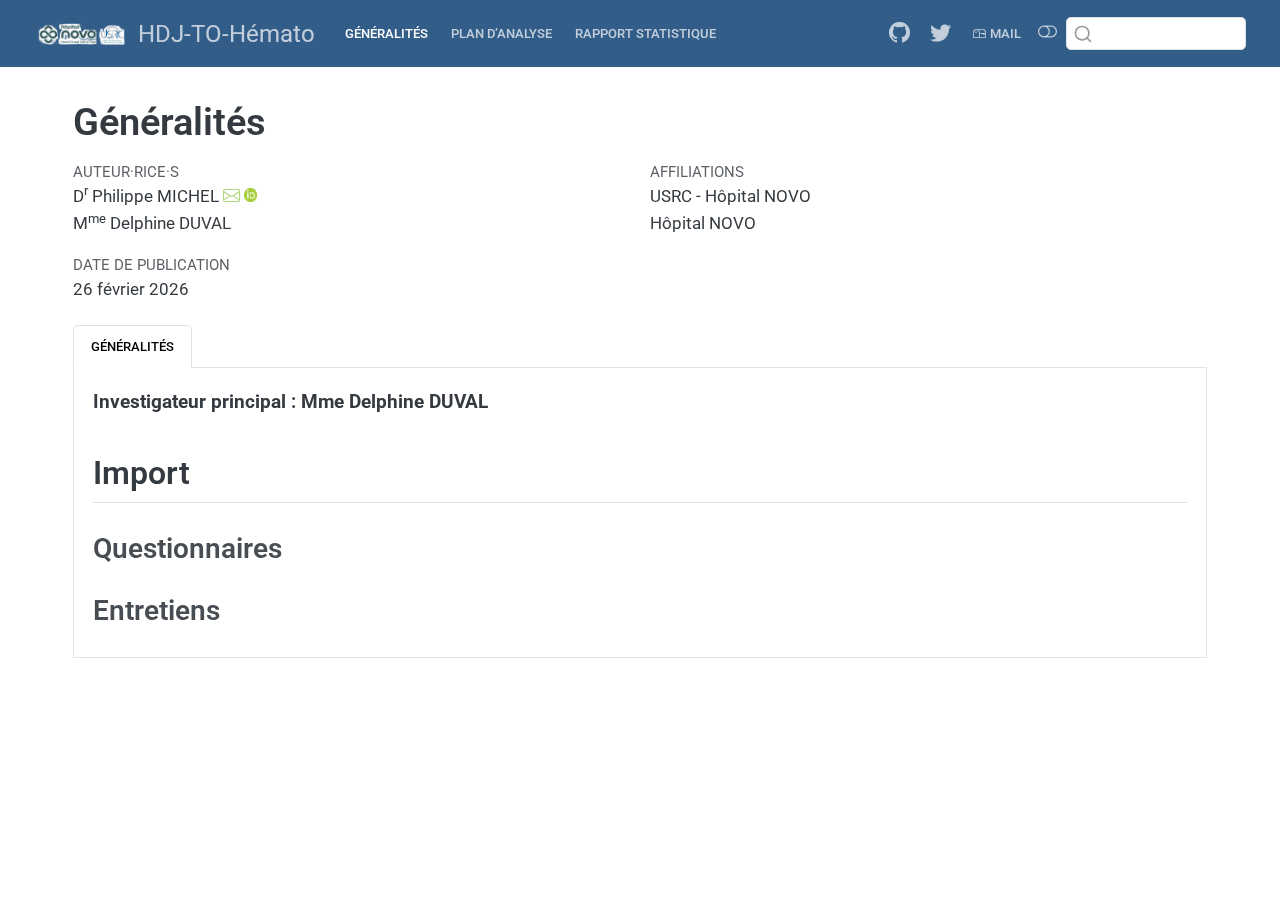
<file: docs/index.html>
<!DOCTYPE html>
<html xmlns="http://www.w3.org/1999/xhtml" lang="fr" xml:lang="fr"><head>

<meta charset="utf-8">
<meta name="generator" content="quarto-1.8.25">

<meta name="viewport" content="width=device-width, initial-scale=1.0, user-scalable=yes">

<meta name="author" content="Dr Philippe MICHEL">
<meta name="author" content="Mme Delphine DUVAL">

<title>Généralités – HDJ-TO-Hémato</title>
<style>
code{white-space: pre-wrap;}
span.smallcaps{font-variant: small-caps;}
div.columns{display: flex; gap: min(4vw, 1.5em);}
div.column{flex: auto; overflow-x: auto;}
div.hanging-indent{margin-left: 1.5em; text-indent: -1.5em;}
ul.task-list{list-style: none;}
ul.task-list li input[type="checkbox"] {
  width: 0.8em;
  margin: 0 0.8em 0.2em -1em; /* quarto-specific, see https://github.com/quarto-dev/quarto-cli/issues/4556 */ 
  vertical-align: middle;
}
</style>


<script src="site_libs/quarto-nav/quarto-nav.js"></script>
<script src="site_libs/quarto-nav/headroom.min.js"></script>
<script src="site_libs/clipboard/clipboard.min.js"></script>
<script src="site_libs/quarto-search/autocomplete.umd.js"></script>
<script src="site_libs/quarto-search/fuse.min.js"></script>
<script src="site_libs/quarto-search/quarto-search.js"></script>
<meta name="quarto:offset" content="./">
<script src="site_libs/quarto-html/quarto.js" type="module"></script>
<script src="site_libs/quarto-html/tabsets/tabsets.js" type="module"></script>
<script src="site_libs/quarto-html/axe/axe-check.js" type="module"></script>
<script src="site_libs/quarto-html/popper.min.js"></script>
<script src="site_libs/quarto-html/tippy.umd.min.js"></script>
<script src="site_libs/quarto-html/anchor.min.js"></script>
<link href="site_libs/quarto-html/tippy.css" rel="stylesheet">
<link href="site_libs/quarto-html/quarto-syntax-highlighting-29987c632d9c708eba81ba88d1291502.css" rel="stylesheet" class="quarto-color-scheme" id="quarto-text-highlighting-styles">
<link href="site_libs/quarto-html/quarto-syntax-highlighting-dark-1df33b310b25e824b5acc70bcebddb02.css" rel="stylesheet" class="quarto-color-scheme quarto-color-alternate" id="quarto-text-highlighting-styles">
<link href="site_libs/quarto-html/quarto-syntax-highlighting-29987c632d9c708eba81ba88d1291502.css" rel="stylesheet" class="quarto-color-scheme-extra" id="quarto-text-highlighting-styles">
<script src="site_libs/bootstrap/bootstrap.min.js"></script>
<link href="site_libs/bootstrap/bootstrap-icons.css" rel="stylesheet">
<link href="site_libs/bootstrap/bootstrap-157be6307936f0d3f175a451fc4cf7bf.min.css" rel="stylesheet" append-hash="true" class="quarto-color-scheme" id="quarto-bootstrap" data-mode="light">
<link href="site_libs/bootstrap/bootstrap-dark-de59febc8b4c15ca6b344932d65a776b.min.css" rel="stylesheet" append-hash="true" class="quarto-color-scheme quarto-color-alternate" id="quarto-bootstrap" data-mode="dark">
<link href="site_libs/bootstrap/bootstrap-157be6307936f0d3f175a451fc4cf7bf.min.css" rel="stylesheet" append-hash="true" class="quarto-color-scheme-extra" id="quarto-bootstrap" data-mode="light">
<script id="quarto-search-options" type="application/json">{
  "location": "sidebar",
  "copy-button": false,
  "collapse-after": 3,
  "panel-placement": "start",
  "type": "textbox",
  "limit": 50,
  "keyboard-shortcut": [
    "f",
    "/",
    "s"
  ],
  "language": {
    "search-no-results-text": "Pas de résultats",
    "search-matching-documents-text": "documents trouvés",
    "search-copy-link-title": "Copier le lien vers la recherche",
    "search-hide-matches-text": "Cacher les correspondances additionnelles",
    "search-more-match-text": "correspondance de plus dans ce document",
    "search-more-matches-text": "correspondances de plus dans ce document",
    "search-clear-button-title": "Effacer",
    "search-text-placeholder": "",
    "search-detached-cancel-button-title": "Annuler",
    "search-submit-button-title": "Envoyer",
    "search-label": "Recherche"
  }
}</script>


<meta property="og:title" content="Généralités – HDJ-TO-Hémato">
<meta property="og:image" content="[data-uri]">
<meta property="og:site_name" content="HDJ-TO-Hémato">
<meta property="og:locale" content="fr_FR">
</head>

<body class="nav-fixed quarto-light"><script id="quarto-html-before-body" type="application/javascript">
    const toggleBodyColorMode = (bsSheetEl) => {
      const mode = bsSheetEl.getAttribute("data-mode");
      const bodyEl = window.document.querySelector("body");
      if (mode === "dark") {
        bodyEl.classList.add("quarto-dark");
        bodyEl.classList.remove("quarto-light");
      } else {
        bodyEl.classList.add("quarto-light");
        bodyEl.classList.remove("quarto-dark");
      }
    }
    const toggleBodyColorPrimary = () => {
      const bsSheetEl = window.document.querySelector("link#quarto-bootstrap:not([rel=disabled-stylesheet])");
      if (bsSheetEl) {
        toggleBodyColorMode(bsSheetEl);
      }
    }
    const setColorSchemeToggle = (alternate) => {
      const toggles = window.document.querySelectorAll('.quarto-color-scheme-toggle');
      for (let i=0; i < toggles.length; i++) {
        const toggle = toggles[i];
        if (toggle) {
          if (alternate) {
            toggle.classList.add("alternate");
          } else {
            toggle.classList.remove("alternate");
          }
        }
      }
    };
    const toggleColorMode = (alternate) => {
      // Switch the stylesheets
      const primaryStylesheets = window.document.querySelectorAll('link.quarto-color-scheme:not(.quarto-color-alternate)');
      const alternateStylesheets = window.document.querySelectorAll('link.quarto-color-scheme.quarto-color-alternate');
      manageTransitions('#quarto-margin-sidebar .nav-link', false);
      if (alternate) {
        // note: dark is layered on light, we don't disable primary!
        enableStylesheet(alternateStylesheets);
        for (const sheetNode of alternateStylesheets) {
          if (sheetNode.id === "quarto-bootstrap") {
            toggleBodyColorMode(sheetNode);
          }
        }
      } else {
        disableStylesheet(alternateStylesheets);
        enableStylesheet(primaryStylesheets)
        toggleBodyColorPrimary();
      }
      manageTransitions('#quarto-margin-sidebar .nav-link', true);
      // Switch the toggles
      setColorSchemeToggle(alternate)
      // Hack to workaround the fact that safari doesn't
      // properly recolor the scrollbar when toggling (#1455)
      if (navigator.userAgent.indexOf('Safari') > 0 && navigator.userAgent.indexOf('Chrome') == -1) {
        manageTransitions("body", false);
        window.scrollTo(0, 1);
        setTimeout(() => {
          window.scrollTo(0, 0);
          manageTransitions("body", true);
        }, 40);
      }
    }
    const disableStylesheet = (stylesheets) => {
      for (let i=0; i < stylesheets.length; i++) {
        const stylesheet = stylesheets[i];
        stylesheet.rel = 'disabled-stylesheet';
      }
    }
    const enableStylesheet = (stylesheets) => {
      for (let i=0; i < stylesheets.length; i++) {
        const stylesheet = stylesheets[i];
        if(stylesheet.rel !== 'stylesheet') { // for Chrome, which will still FOUC without this check
          stylesheet.rel = 'stylesheet';
        }
      }
    }
    const manageTransitions = (selector, allowTransitions) => {
      const els = window.document.querySelectorAll(selector);
      for (let i=0; i < els.length; i++) {
        const el = els[i];
        if (allowTransitions) {
          el.classList.remove('notransition');
        } else {
          el.classList.add('notransition');
        }
      }
    }
    const isFileUrl = () => {
      return window.location.protocol === 'file:';
    }
    const hasAlternateSentinel = () => {
      let styleSentinel = getColorSchemeSentinel();
      if (styleSentinel !== null) {
        return styleSentinel === "alternate";
      } else {
        return false;
      }
    }
    const setStyleSentinel = (alternate) => {
      const value = alternate ? "alternate" : "default";
      if (!isFileUrl()) {
        window.localStorage.setItem("quarto-color-scheme", value);
      } else {
        localAlternateSentinel = value;
      }
    }
    const getColorSchemeSentinel = () => {
      if (!isFileUrl()) {
        const storageValue = window.localStorage.getItem("quarto-color-scheme");
        return storageValue != null ? storageValue : localAlternateSentinel;
      } else {
        return localAlternateSentinel;
      }
    }
    const toggleGiscusIfUsed = (isAlternate, darkModeDefault) => {
      const baseTheme = document.querySelector('#giscus-base-theme')?.value ?? 'light';
      const alternateTheme = document.querySelector('#giscus-alt-theme')?.value ?? 'dark';
      let newTheme = '';
      if(authorPrefersDark) {
        newTheme = isAlternate ? baseTheme : alternateTheme;
      } else {
        newTheme = isAlternate ? alternateTheme : baseTheme;
      }
      const changeGiscusTheme = () => {
        // From: https://github.com/giscus/giscus/issues/336
        const sendMessage = (message) => {
          const iframe = document.querySelector('iframe.giscus-frame');
          if (!iframe) return;
          iframe.contentWindow.postMessage({ giscus: message }, 'https://giscus.app');
        }
        sendMessage({
          setConfig: {
            theme: newTheme
          }
        });
      }
      const isGiscussLoaded = window.document.querySelector('iframe.giscus-frame') !== null;
      if (isGiscussLoaded) {
        changeGiscusTheme();
      }
    };
    const authorPrefersDark = false;
    const darkModeDefault = authorPrefersDark;
      document.querySelector('link#quarto-text-highlighting-styles.quarto-color-scheme-extra').rel = 'disabled-stylesheet';
      document.querySelector('link#quarto-bootstrap.quarto-color-scheme-extra').rel = 'disabled-stylesheet';
    let localAlternateSentinel = darkModeDefault ? 'alternate' : 'default';
    // Dark / light mode switch
    window.quartoToggleColorScheme = () => {
      // Read the current dark / light value
      let toAlternate = !hasAlternateSentinel();
      toggleColorMode(toAlternate);
      setStyleSentinel(toAlternate);
      toggleGiscusIfUsed(toAlternate, darkModeDefault);
      window.dispatchEvent(new Event('resize'));
    };
    // Switch to dark mode if need be
    if (hasAlternateSentinel()) {
      toggleColorMode(true);
    } else {
      toggleColorMode(false);
    }
  </script>

<div id="quarto-search-results"></div>
  <header id="quarto-header" class="headroom fixed-top">
    <nav class="navbar navbar-expand-lg " data-bs-theme="dark">
      <div class="navbar-container container-fluid">
      <div class="navbar-brand-container mx-auto">
    <a href="./index.html" class="navbar-brand navbar-brand-logo">
    <img src="./novo_usrc.png" alt="" class="navbar-logo light-content">
    <img src="./novo_usrc.png" alt="" class="navbar-logo dark-content">
    </a>
    <a class="navbar-brand" href="./index.html">
    <span class="navbar-title">HDJ-TO-Hémato</span>
    </a>
  </div>
            <div id="quarto-search" class="" title="Recherche"></div>
          <button class="navbar-toggler" type="button" data-bs-toggle="collapse" data-bs-target="#navbarCollapse" aria-controls="navbarCollapse" role="menu" aria-expanded="false" aria-label="Basculer la navigation" onclick="if (window.quartoToggleHeadroom) { window.quartoToggleHeadroom(); }">
  <span class="navbar-toggler-icon"></span>
</button>
          <div class="collapse navbar-collapse" id="navbarCollapse">
            <ul class="navbar-nav navbar-nav-scroll me-auto">
  <li class="nav-item">
    <a class="nav-link active" href="./index.html" aria-current="page"> 
<span class="menu-text">Généralités</span></a>
  </li>  
  <li class="nav-item">
    <a class="nav-link" href="./plan_analyse.html"> 
<span class="menu-text">Plan d’analyse</span></a>
  </li>  
  <li class="nav-item">
    <a class="nav-link" href="./rapport.html"> 
<span class="menu-text">Rapport statistique</span></a>
  </li>  
</ul>
            <ul class="navbar-nav navbar-nav-scroll ms-auto">
  <li class="nav-item compact">
    <a class="nav-link" href="https://github.com/philippemichel"> <i class="bi bi-github" role="img">
</i> 
<span class="menu-text"></span></a>
  </li>  
  <li class="nav-item compact">
    <a class="nav-link" href="https://twitter.com/PhiippeMICHEL"> <i class="bi bi-twitter" role="img">
</i> 
<span class="menu-text"></span></a>
  </li>  
  <li class="nav-item">
    <a class="nav-link" href="mailto:philippe.michel@ght-novo.fr"> <i class="bi bi-mailbox" role="img">
</i> 
<span class="menu-text">mail</span></a>
  </li>  
</ul>
          </div> <!-- /navcollapse -->
            <div class="quarto-navbar-tools">
  <a href="" class="quarto-color-scheme-toggle quarto-navigation-tool  px-1" onclick="window.quartoToggleColorScheme(); return false;" title="Basculer le mode sombre"><i class="bi"></i></a>
</div>
      </div> <!-- /container-fluid -->
    </nav>
</header>
<!-- content -->
<div id="quarto-content" class="quarto-container page-columns page-rows-contents page-layout-full page-navbar">
<!-- sidebar -->
<!-- margin-sidebar -->
    <div id="quarto-margin-sidebar" class="sidebar margin-sidebar zindex-bottom">
        
    </div>
<!-- main -->
<main class="content column-page" id="quarto-document-content">


<header id="title-block-header" class="quarto-title-block default">
<div class="quarto-title">
<h1 class="title">Généralités</h1>
</div>


<div class="quarto-title-meta-author column-page">
  <div class="quarto-title-meta-heading">Auteur·rice·s</div>
  <div class="quarto-title-meta-heading">Affiliations</div>
  
    <div class="quarto-title-meta-contents">
    <p class="author">D<sup>r</sup> Philippe MICHEL <a href="mailto:philippe.michel@ght-novo.fr" class="quarto-title-author-email"><i class="bi bi-envelope"></i></a> <a href="https://orcid.org/0000-0003-2392-7186" class="quarto-title-author-orcid"> <img src="[data-uri]"></a></p>
  </div>
  <div class="quarto-title-meta-contents">
        <p class="affiliation">
            USRC - Hôpital NOVO
          </p>
      </div>
    <div class="quarto-title-meta-contents">
    <p class="author">M<sup>me</sup> Delphine DUVAL </p>
  </div>
  <div class="quarto-title-meta-contents">
        <p class="affiliation">
            Hôpital NOVO
          </p>
      </div>
  </div>

<div class="quarto-title-meta column-page">

      
    <div>
    <div class="quarto-title-meta-heading">Date de publication</div>
    <div class="quarto-title-meta-contents">
      <p class="date">26 février 2026</p>
    </div>
  </div>
  
    
  </div>
  


</header>


<div class="tabset-margin-container"></div><div class="panel-tabset">
<ul class="nav nav-tabs" role="tablist"><li class="nav-item" role="presentation"><a class="nav-link active" id="tabset-1-1-tab" data-bs-toggle="tab" data-bs-target="#tabset-1-1" role="tab" aria-controls="tabset-1-1" aria-selected="true" href="">Généralités</a></li></ul>
<div class="tab-content">
<div id="tabset-1-1" class="tab-pane active" role="tabpanel" aria-labelledby="tabset-1-1-tab">
<p><strong>Investigateur principal : Mme Delphine DUVAL</strong></p>
<section id="import" class="level2">
<h2 class="anchored" data-anchor-id="import">Import</h2>
<section id="questionnaires" class="level3">
<h3 class="anchored" data-anchor-id="questionnaires">Questionnaires</h3>
</section>
<section id="entretiens" class="level3">
<h3 class="anchored" data-anchor-id="entretiens">Entretiens</h3>
</section>
</section>
</div>
</div>
</div>



</main> <!-- /main -->
<script id="quarto-html-after-body" type="application/javascript">
  window.document.addEventListener("DOMContentLoaded", function (event) {
    // Ensure there is a toggle, if there isn't float one in the top right
    if (window.document.querySelector('.quarto-color-scheme-toggle') === null) {
      const a = window.document.createElement('a');
      a.classList.add('top-right');
      a.classList.add('quarto-color-scheme-toggle');
      a.href = "";
      a.onclick = function() { try { window.quartoToggleColorScheme(); } catch {} return false; };
      const i = window.document.createElement("i");
      i.classList.add('bi');
      a.appendChild(i);
      window.document.body.appendChild(a);
    }
    setColorSchemeToggle(hasAlternateSentinel())
    const icon = "";
    const anchorJS = new window.AnchorJS();
    anchorJS.options = {
      placement: 'right',
      icon: icon
    };
    anchorJS.add('.anchored');
    const isCodeAnnotation = (el) => {
      for (const clz of el.classList) {
        if (clz.startsWith('code-annotation-')) {                     
          return true;
        }
      }
      return false;
    }
    const onCopySuccess = function(e) {
      // button target
      const button = e.trigger;
      // don't keep focus
      button.blur();
      // flash "checked"
      button.classList.add('code-copy-button-checked');
      var currentTitle = button.getAttribute("title");
      button.setAttribute("title", "Copié");
      let tooltip;
      if (window.bootstrap) {
        button.setAttribute("data-bs-toggle", "tooltip");
        button.setAttribute("data-bs-placement", "left");
        button.setAttribute("data-bs-title", "Copié");
        tooltip = new bootstrap.Tooltip(button, 
          { trigger: "manual", 
            customClass: "code-copy-button-tooltip",
            offset: [0, -8]});
        tooltip.show();    
      }
      setTimeout(function() {
        if (tooltip) {
          tooltip.hide();
          button.removeAttribute("data-bs-title");
          button.removeAttribute("data-bs-toggle");
          button.removeAttribute("data-bs-placement");
        }
        button.setAttribute("title", currentTitle);
        button.classList.remove('code-copy-button-checked');
      }, 1000);
      // clear code selection
      e.clearSelection();
    }
    const getTextToCopy = function(trigger) {
      const outerScaffold = trigger.parentElement.cloneNode(true);
      const codeEl = outerScaffold.querySelector('code');
      for (const childEl of codeEl.children) {
        if (isCodeAnnotation(childEl)) {
          childEl.remove();
        }
      }
      return codeEl.innerText;
    }
    const clipboard = new window.ClipboardJS('.code-copy-button:not([data-in-quarto-modal])', {
      text: getTextToCopy
    });
    clipboard.on('success', onCopySuccess);
    if (window.document.getElementById('quarto-embedded-source-code-modal')) {
      const clipboardModal = new window.ClipboardJS('.code-copy-button[data-in-quarto-modal]', {
        text: getTextToCopy,
        container: window.document.getElementById('quarto-embedded-source-code-modal')
      });
      clipboardModal.on('success', onCopySuccess);
    }
      var localhostRegex = new RegExp(/^(?:http|https):\/\/localhost\:?[0-9]*\//);
      var mailtoRegex = new RegExp(/^mailto:/);
        var filterRegex = new RegExp('/' + window.location.host + '/');
      var isInternal = (href) => {
          return filterRegex.test(href) || localhostRegex.test(href) || mailtoRegex.test(href);
      }
      // Inspect non-navigation links and adorn them if external
     var links = window.document.querySelectorAll('a[href]:not(.nav-link):not(.navbar-brand):not(.toc-action):not(.sidebar-link):not(.sidebar-item-toggle):not(.pagination-link):not(.no-external):not([aria-hidden]):not(.dropdown-item):not(.quarto-navigation-tool):not(.about-link)');
      for (var i=0; i<links.length; i++) {
        const link = links[i];
        if (!isInternal(link.href)) {
          // undo the damage that might have been done by quarto-nav.js in the case of
          // links that we want to consider external
          if (link.dataset.originalHref !== undefined) {
            link.href = link.dataset.originalHref;
          }
        }
      }
    function tippyHover(el, contentFn, onTriggerFn, onUntriggerFn) {
      const config = {
        allowHTML: true,
        maxWidth: 500,
        delay: 100,
        arrow: false,
        appendTo: function(el) {
            return el.parentElement;
        },
        interactive: true,
        interactiveBorder: 10,
        theme: 'quarto',
        placement: 'bottom-start',
      };
      if (contentFn) {
        config.content = contentFn;
      }
      if (onTriggerFn) {
        config.onTrigger = onTriggerFn;
      }
      if (onUntriggerFn) {
        config.onUntrigger = onUntriggerFn;
      }
      window.tippy(el, config); 
    }
    const noterefs = window.document.querySelectorAll('a[role="doc-noteref"]');
    for (var i=0; i<noterefs.length; i++) {
      const ref = noterefs[i];
      tippyHover(ref, function() {
        // use id or data attribute instead here
        let href = ref.getAttribute('data-footnote-href') || ref.getAttribute('href');
        try { href = new URL(href).hash; } catch {}
        const id = href.replace(/^#\/?/, "");
        const note = window.document.getElementById(id);
        if (note) {
          return note.innerHTML;
        } else {
          return "";
        }
      });
    }
    const xrefs = window.document.querySelectorAll('a.quarto-xref');
    const processXRef = (id, note) => {
      // Strip column container classes
      const stripColumnClz = (el) => {
        el.classList.remove("page-full", "page-columns");
        if (el.children) {
          for (const child of el.children) {
            stripColumnClz(child);
          }
        }
      }
      stripColumnClz(note)
      if (id === null || id.startsWith('sec-')) {
        // Special case sections, only their first couple elements
        const container = document.createElement("div");
        if (note.children && note.children.length > 2) {
          container.appendChild(note.children[0].cloneNode(true));
          for (let i = 1; i < note.children.length; i++) {
            const child = note.children[i];
            if (child.tagName === "P" && child.innerText === "") {
              continue;
            } else {
              container.appendChild(child.cloneNode(true));
              break;
            }
          }
          if (window.Quarto?.typesetMath) {
            window.Quarto.typesetMath(container);
          }
          return container.innerHTML
        } else {
          if (window.Quarto?.typesetMath) {
            window.Quarto.typesetMath(note);
          }
          return note.innerHTML;
        }
      } else {
        // Remove any anchor links if they are present
        const anchorLink = note.querySelector('a.anchorjs-link');
        if (anchorLink) {
          anchorLink.remove();
        }
        if (window.Quarto?.typesetMath) {
          window.Quarto.typesetMath(note);
        }
        if (note.classList.contains("callout")) {
          return note.outerHTML;
        } else {
          return note.innerHTML;
        }
      }
    }
    for (var i=0; i<xrefs.length; i++) {
      const xref = xrefs[i];
      tippyHover(xref, undefined, function(instance) {
        instance.disable();
        let url = xref.getAttribute('href');
        let hash = undefined; 
        if (url.startsWith('#')) {
          hash = url;
        } else {
          try { hash = new URL(url).hash; } catch {}
        }
        if (hash) {
          const id = hash.replace(/^#\/?/, "");
          const note = window.document.getElementById(id);
          if (note !== null) {
            try {
              const html = processXRef(id, note.cloneNode(true));
              instance.setContent(html);
            } finally {
              instance.enable();
              instance.show();
            }
          } else {
            // See if we can fetch this
            fetch(url.split('#')[0])
            .then(res => res.text())
            .then(html => {
              const parser = new DOMParser();
              const htmlDoc = parser.parseFromString(html, "text/html");
              const note = htmlDoc.getElementById(id);
              if (note !== null) {
                const html = processXRef(id, note);
                instance.setContent(html);
              } 
            }).finally(() => {
              instance.enable();
              instance.show();
            });
          }
        } else {
          // See if we can fetch a full url (with no hash to target)
          // This is a special case and we should probably do some content thinning / targeting
          fetch(url)
          .then(res => res.text())
          .then(html => {
            const parser = new DOMParser();
            const htmlDoc = parser.parseFromString(html, "text/html");
            const note = htmlDoc.querySelector('main.content');
            if (note !== null) {
              // This should only happen for chapter cross references
              // (since there is no id in the URL)
              // remove the first header
              if (note.children.length > 0 && note.children[0].tagName === "HEADER") {
                note.children[0].remove();
              }
              const html = processXRef(null, note);
              instance.setContent(html);
            } 
          }).finally(() => {
            instance.enable();
            instance.show();
          });
        }
      }, function(instance) {
      });
    }
        let selectedAnnoteEl;
        const selectorForAnnotation = ( cell, annotation) => {
          let cellAttr = 'data-code-cell="' + cell + '"';
          let lineAttr = 'data-code-annotation="' +  annotation + '"';
          const selector = 'span[' + cellAttr + '][' + lineAttr + ']';
          return selector;
        }
        const selectCodeLines = (annoteEl) => {
          const doc = window.document;
          const targetCell = annoteEl.getAttribute("data-target-cell");
          const targetAnnotation = annoteEl.getAttribute("data-target-annotation");
          const annoteSpan = window.document.querySelector(selectorForAnnotation(targetCell, targetAnnotation));
          const lines = annoteSpan.getAttribute("data-code-lines").split(",");
          const lineIds = lines.map((line) => {
            return targetCell + "-" + line;
          })
          let top = null;
          let height = null;
          let parent = null;
          if (lineIds.length > 0) {
              //compute the position of the single el (top and bottom and make a div)
              const el = window.document.getElementById(lineIds[0]);
              top = el.offsetTop;
              height = el.offsetHeight;
              parent = el.parentElement.parentElement;
            if (lineIds.length > 1) {
              const lastEl = window.document.getElementById(lineIds[lineIds.length - 1]);
              const bottom = lastEl.offsetTop + lastEl.offsetHeight;
              height = bottom - top;
            }
            if (top !== null && height !== null && parent !== null) {
              // cook up a div (if necessary) and position it 
              let div = window.document.getElementById("code-annotation-line-highlight");
              if (div === null) {
                div = window.document.createElement("div");
                div.setAttribute("id", "code-annotation-line-highlight");
                div.style.position = 'absolute';
                parent.appendChild(div);
              }
              div.style.top = top - 2 + "px";
              div.style.height = height + 4 + "px";
              div.style.left = 0;
              let gutterDiv = window.document.getElementById("code-annotation-line-highlight-gutter");
              if (gutterDiv === null) {
                gutterDiv = window.document.createElement("div");
                gutterDiv.setAttribute("id", "code-annotation-line-highlight-gutter");
                gutterDiv.style.position = 'absolute';
                const codeCell = window.document.getElementById(targetCell);
                const gutter = codeCell.querySelector('.code-annotation-gutter');
                gutter.appendChild(gutterDiv);
              }
              gutterDiv.style.top = top - 2 + "px";
              gutterDiv.style.height = height + 4 + "px";
            }
            selectedAnnoteEl = annoteEl;
          }
        };
        const unselectCodeLines = () => {
          const elementsIds = ["code-annotation-line-highlight", "code-annotation-line-highlight-gutter"];
          elementsIds.forEach((elId) => {
            const div = window.document.getElementById(elId);
            if (div) {
              div.remove();
            }
          });
          selectedAnnoteEl = undefined;
        };
          // Handle positioning of the toggle
      window.addEventListener(
        "resize",
        throttle(() => {
          elRect = undefined;
          if (selectedAnnoteEl) {
            selectCodeLines(selectedAnnoteEl);
          }
        }, 10)
      );
      function throttle(fn, ms) {
      let throttle = false;
      let timer;
        return (...args) => {
          if(!throttle) { // first call gets through
              fn.apply(this, args);
              throttle = true;
          } else { // all the others get throttled
              if(timer) clearTimeout(timer); // cancel #2
              timer = setTimeout(() => {
                fn.apply(this, args);
                timer = throttle = false;
              }, ms);
          }
        };
      }
        // Attach click handler to the DT
        const annoteDls = window.document.querySelectorAll('dt[data-target-cell]');
        for (const annoteDlNode of annoteDls) {
          annoteDlNode.addEventListener('click', (event) => {
            const clickedEl = event.target;
            if (clickedEl !== selectedAnnoteEl) {
              unselectCodeLines();
              const activeEl = window.document.querySelector('dt[data-target-cell].code-annotation-active');
              if (activeEl) {
                activeEl.classList.remove('code-annotation-active');
              }
              selectCodeLines(clickedEl);
              clickedEl.classList.add('code-annotation-active');
            } else {
              // Unselect the line
              unselectCodeLines();
              clickedEl.classList.remove('code-annotation-active');
            }
          });
        }
    const findCites = (el) => {
      const parentEl = el.parentElement;
      if (parentEl) {
        const cites = parentEl.dataset.cites;
        if (cites) {
          return {
            el,
            cites: cites.split(' ')
          };
        } else {
          return findCites(el.parentElement)
        }
      } else {
        return undefined;
      }
    };
    var bibliorefs = window.document.querySelectorAll('a[role="doc-biblioref"]');
    for (var i=0; i<bibliorefs.length; i++) {
      const ref = bibliorefs[i];
      const citeInfo = findCites(ref);
      if (citeInfo) {
        tippyHover(citeInfo.el, function() {
          var popup = window.document.createElement('div');
          citeInfo.cites.forEach(function(cite) {
            var citeDiv = window.document.createElement('div');
            citeDiv.classList.add('hanging-indent');
            citeDiv.classList.add('csl-entry');
            var biblioDiv = window.document.getElementById('ref-' + cite);
            if (biblioDiv) {
              citeDiv.innerHTML = biblioDiv.innerHTML;
            }
            popup.appendChild(citeDiv);
          });
          return popup.innerHTML;
        });
      }
    }
  });
  </script>
</div> <!-- /content -->




</body></html>
</file>
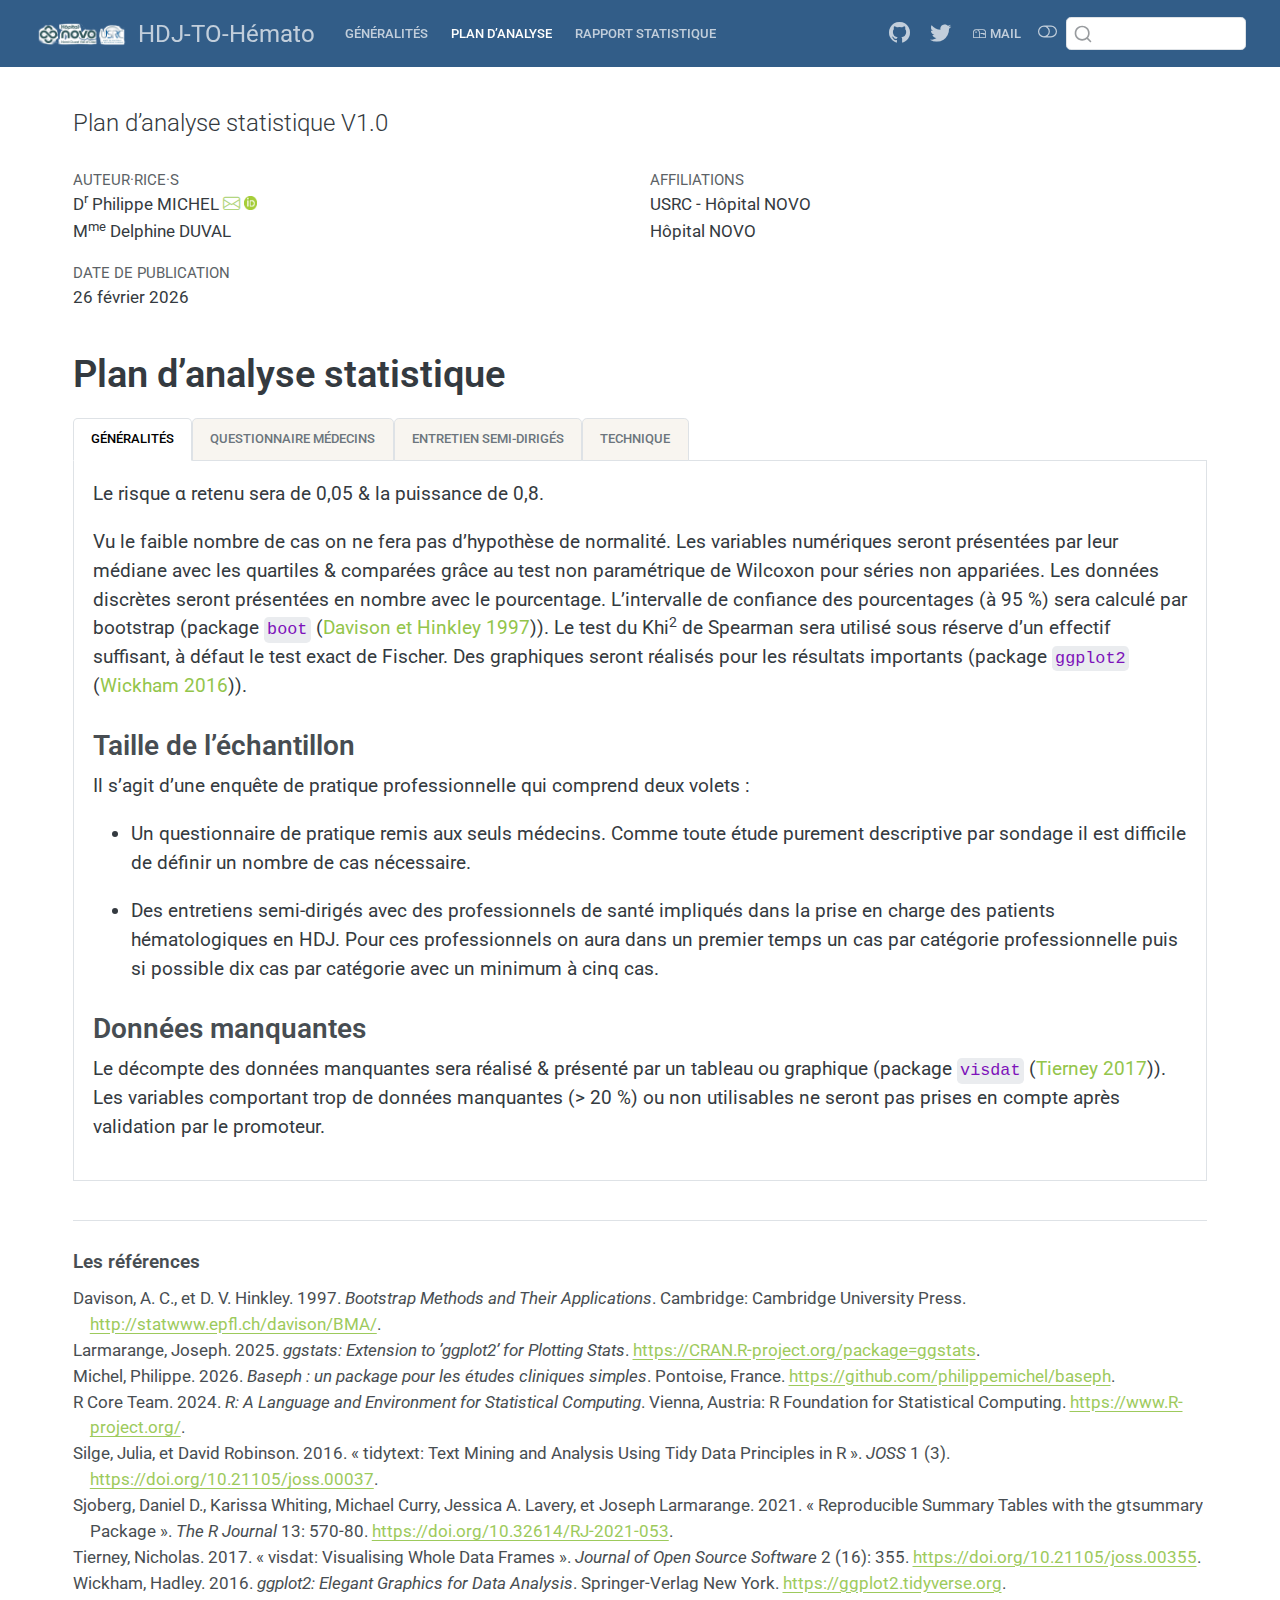
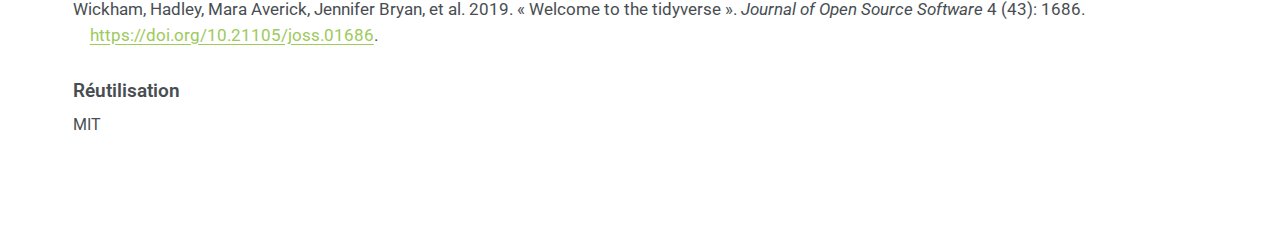
<file: docs/plan_analyse.html>
<!DOCTYPE html>
<html xmlns="http://www.w3.org/1999/xhtml" lang="fr" xml:lang="fr"><head>

<meta charset="utf-8">
<meta name="generator" content="quarto-1.8.25">

<meta name="viewport" content="width=device-width, initial-scale=1.0, user-scalable=yes">

<meta name="author" content="Dr Philippe MICHEL">
<meta name="author" content="Mme Delphine DUVAL">

<title>plan_analyse – HDJ-TO-Hémato</title>
<style>
code{white-space: pre-wrap;}
span.smallcaps{font-variant: small-caps;}
div.columns{display: flex; gap: min(4vw, 1.5em);}
div.column{flex: auto; overflow-x: auto;}
div.hanging-indent{margin-left: 1.5em; text-indent: -1.5em;}
ul.task-list{list-style: none;}
ul.task-list li input[type="checkbox"] {
  width: 0.8em;
  margin: 0 0.8em 0.2em -1em; /* quarto-specific, see https://github.com/quarto-dev/quarto-cli/issues/4556 */ 
  vertical-align: middle;
}
/* CSS for citations */
div.csl-bib-body { }
div.csl-entry {
  clear: both;
  margin-bottom: 0em;
}
.hanging-indent div.csl-entry {
  margin-left:2em;
  text-indent:-2em;
}
div.csl-left-margin {
  min-width:2em;
  float:left;
}
div.csl-right-inline {
  margin-left:2em;
  padding-left:1em;
}
div.csl-indent {
  margin-left: 2em;
}</style>


<script src="site_libs/quarto-nav/quarto-nav.js"></script>
<script src="site_libs/quarto-nav/headroom.min.js"></script>
<script src="site_libs/clipboard/clipboard.min.js"></script>
<script src="site_libs/quarto-search/autocomplete.umd.js"></script>
<script src="site_libs/quarto-search/fuse.min.js"></script>
<script src="site_libs/quarto-search/quarto-search.js"></script>
<meta name="quarto:offset" content="./">
<script src="site_libs/quarto-html/quarto.js" type="module"></script>
<script src="site_libs/quarto-html/tabsets/tabsets.js" type="module"></script>
<script src="site_libs/quarto-html/axe/axe-check.js" type="module"></script>
<script src="site_libs/quarto-html/popper.min.js"></script>
<script src="site_libs/quarto-html/tippy.umd.min.js"></script>
<script src="site_libs/quarto-html/anchor.min.js"></script>
<link href="site_libs/quarto-html/tippy.css" rel="stylesheet">
<link href="site_libs/quarto-html/quarto-syntax-highlighting-29987c632d9c708eba81ba88d1291502.css" rel="stylesheet" class="quarto-color-scheme" id="quarto-text-highlighting-styles">
<link href="site_libs/quarto-html/quarto-syntax-highlighting-dark-1df33b310b25e824b5acc70bcebddb02.css" rel="stylesheet" class="quarto-color-scheme quarto-color-alternate" id="quarto-text-highlighting-styles">
<link href="site_libs/quarto-html/quarto-syntax-highlighting-29987c632d9c708eba81ba88d1291502.css" rel="stylesheet" class="quarto-color-scheme-extra" id="quarto-text-highlighting-styles">
<script src="site_libs/bootstrap/bootstrap.min.js"></script>
<link href="site_libs/bootstrap/bootstrap-icons.css" rel="stylesheet">
<link href="site_libs/bootstrap/bootstrap-157be6307936f0d3f175a451fc4cf7bf.min.css" rel="stylesheet" append-hash="true" class="quarto-color-scheme" id="quarto-bootstrap" data-mode="light">
<link href="site_libs/bootstrap/bootstrap-dark-de59febc8b4c15ca6b344932d65a776b.min.css" rel="stylesheet" append-hash="true" class="quarto-color-scheme quarto-color-alternate" id="quarto-bootstrap" data-mode="dark">
<link href="site_libs/bootstrap/bootstrap-157be6307936f0d3f175a451fc4cf7bf.min.css" rel="stylesheet" append-hash="true" class="quarto-color-scheme-extra" id="quarto-bootstrap" data-mode="light">
<script id="quarto-search-options" type="application/json">{
  "location": "sidebar",
  "copy-button": false,
  "collapse-after": 3,
  "panel-placement": "start",
  "type": "textbox",
  "limit": 50,
  "keyboard-shortcut": [
    "f",
    "/",
    "s"
  ],
  "language": {
    "search-no-results-text": "Pas de résultats",
    "search-matching-documents-text": "documents trouvés",
    "search-copy-link-title": "Copier le lien vers la recherche",
    "search-hide-matches-text": "Cacher les correspondances additionnelles",
    "search-more-match-text": "correspondance de plus dans ce document",
    "search-more-matches-text": "correspondances de plus dans ce document",
    "search-clear-button-title": "Effacer",
    "search-text-placeholder": "",
    "search-detached-cancel-button-title": "Annuler",
    "search-submit-button-title": "Envoyer",
    "search-label": "Recherche"
  }
}</script>


<meta property="og:title" content="HDJ-TO-Hémato">
<meta property="og:description" content="Plan d’analyse statistique V1.0">
<meta property="og:image" content="[data-uri]">
<meta property="og:site_name" content="HDJ-TO-Hémato">
<meta property="og:locale" content="fr_FR">
</head>

<body class="nav-fixed quarto-light"><script id="quarto-html-before-body" type="application/javascript">
    const toggleBodyColorMode = (bsSheetEl) => {
      const mode = bsSheetEl.getAttribute("data-mode");
      const bodyEl = window.document.querySelector("body");
      if (mode === "dark") {
        bodyEl.classList.add("quarto-dark");
        bodyEl.classList.remove("quarto-light");
      } else {
        bodyEl.classList.add("quarto-light");
        bodyEl.classList.remove("quarto-dark");
      }
    }
    const toggleBodyColorPrimary = () => {
      const bsSheetEl = window.document.querySelector("link#quarto-bootstrap:not([rel=disabled-stylesheet])");
      if (bsSheetEl) {
        toggleBodyColorMode(bsSheetEl);
      }
    }
    const setColorSchemeToggle = (alternate) => {
      const toggles = window.document.querySelectorAll('.quarto-color-scheme-toggle');
      for (let i=0; i < toggles.length; i++) {
        const toggle = toggles[i];
        if (toggle) {
          if (alternate) {
            toggle.classList.add("alternate");
          } else {
            toggle.classList.remove("alternate");
          }
        }
      }
    };
    const toggleColorMode = (alternate) => {
      // Switch the stylesheets
      const primaryStylesheets = window.document.querySelectorAll('link.quarto-color-scheme:not(.quarto-color-alternate)');
      const alternateStylesheets = window.document.querySelectorAll('link.quarto-color-scheme.quarto-color-alternate');
      manageTransitions('#quarto-margin-sidebar .nav-link', false);
      if (alternate) {
        // note: dark is layered on light, we don't disable primary!
        enableStylesheet(alternateStylesheets);
        for (const sheetNode of alternateStylesheets) {
          if (sheetNode.id === "quarto-bootstrap") {
            toggleBodyColorMode(sheetNode);
          }
        }
      } else {
        disableStylesheet(alternateStylesheets);
        enableStylesheet(primaryStylesheets)
        toggleBodyColorPrimary();
      }
      manageTransitions('#quarto-margin-sidebar .nav-link', true);
      // Switch the toggles
      setColorSchemeToggle(alternate)
      // Hack to workaround the fact that safari doesn't
      // properly recolor the scrollbar when toggling (#1455)
      if (navigator.userAgent.indexOf('Safari') > 0 && navigator.userAgent.indexOf('Chrome') == -1) {
        manageTransitions("body", false);
        window.scrollTo(0, 1);
        setTimeout(() => {
          window.scrollTo(0, 0);
          manageTransitions("body", true);
        }, 40);
      }
    }
    const disableStylesheet = (stylesheets) => {
      for (let i=0; i < stylesheets.length; i++) {
        const stylesheet = stylesheets[i];
        stylesheet.rel = 'disabled-stylesheet';
      }
    }
    const enableStylesheet = (stylesheets) => {
      for (let i=0; i < stylesheets.length; i++) {
        const stylesheet = stylesheets[i];
        if(stylesheet.rel !== 'stylesheet') { // for Chrome, which will still FOUC without this check
          stylesheet.rel = 'stylesheet';
        }
      }
    }
    const manageTransitions = (selector, allowTransitions) => {
      const els = window.document.querySelectorAll(selector);
      for (let i=0; i < els.length; i++) {
        const el = els[i];
        if (allowTransitions) {
          el.classList.remove('notransition');
        } else {
          el.classList.add('notransition');
        }
      }
    }
    const isFileUrl = () => {
      return window.location.protocol === 'file:';
    }
    const hasAlternateSentinel = () => {
      let styleSentinel = getColorSchemeSentinel();
      if (styleSentinel !== null) {
        return styleSentinel === "alternate";
      } else {
        return false;
      }
    }
    const setStyleSentinel = (alternate) => {
      const value = alternate ? "alternate" : "default";
      if (!isFileUrl()) {
        window.localStorage.setItem("quarto-color-scheme", value);
      } else {
        localAlternateSentinel = value;
      }
    }
    const getColorSchemeSentinel = () => {
      if (!isFileUrl()) {
        const storageValue = window.localStorage.getItem("quarto-color-scheme");
        return storageValue != null ? storageValue : localAlternateSentinel;
      } else {
        return localAlternateSentinel;
      }
    }
    const toggleGiscusIfUsed = (isAlternate, darkModeDefault) => {
      const baseTheme = document.querySelector('#giscus-base-theme')?.value ?? 'light';
      const alternateTheme = document.querySelector('#giscus-alt-theme')?.value ?? 'dark';
      let newTheme = '';
      if(authorPrefersDark) {
        newTheme = isAlternate ? baseTheme : alternateTheme;
      } else {
        newTheme = isAlternate ? alternateTheme : baseTheme;
      }
      const changeGiscusTheme = () => {
        // From: https://github.com/giscus/giscus/issues/336
        const sendMessage = (message) => {
          const iframe = document.querySelector('iframe.giscus-frame');
          if (!iframe) return;
          iframe.contentWindow.postMessage({ giscus: message }, 'https://giscus.app');
        }
        sendMessage({
          setConfig: {
            theme: newTheme
          }
        });
      }
      const isGiscussLoaded = window.document.querySelector('iframe.giscus-frame') !== null;
      if (isGiscussLoaded) {
        changeGiscusTheme();
      }
    };
    const authorPrefersDark = false;
    const darkModeDefault = authorPrefersDark;
      document.querySelector('link#quarto-text-highlighting-styles.quarto-color-scheme-extra').rel = 'disabled-stylesheet';
      document.querySelector('link#quarto-bootstrap.quarto-color-scheme-extra').rel = 'disabled-stylesheet';
    let localAlternateSentinel = darkModeDefault ? 'alternate' : 'default';
    // Dark / light mode switch
    window.quartoToggleColorScheme = () => {
      // Read the current dark / light value
      let toAlternate = !hasAlternateSentinel();
      toggleColorMode(toAlternate);
      setStyleSentinel(toAlternate);
      toggleGiscusIfUsed(toAlternate, darkModeDefault);
      window.dispatchEvent(new Event('resize'));
    };
    // Switch to dark mode if need be
    if (hasAlternateSentinel()) {
      toggleColorMode(true);
    } else {
      toggleColorMode(false);
    }
  </script>

<div id="quarto-search-results"></div>
  <header id="quarto-header" class="headroom fixed-top">
    <nav class="navbar navbar-expand-lg " data-bs-theme="dark">
      <div class="navbar-container container-fluid">
      <div class="navbar-brand-container mx-auto">
    <a href="./index.html" class="navbar-brand navbar-brand-logo">
    <img src="./novo_usrc.png" alt="" class="navbar-logo light-content">
    <img src="./novo_usrc.png" alt="" class="navbar-logo dark-content">
    </a>
    <a class="navbar-brand" href="./index.html">
    <span class="navbar-title">HDJ-TO-Hémato</span>
    </a>
  </div>
            <div id="quarto-search" class="" title="Recherche"></div>
          <button class="navbar-toggler" type="button" data-bs-toggle="collapse" data-bs-target="#navbarCollapse" aria-controls="navbarCollapse" role="menu" aria-expanded="false" aria-label="Basculer la navigation" onclick="if (window.quartoToggleHeadroom) { window.quartoToggleHeadroom(); }">
  <span class="navbar-toggler-icon"></span>
</button>
          <div class="collapse navbar-collapse" id="navbarCollapse">
            <ul class="navbar-nav navbar-nav-scroll me-auto">
  <li class="nav-item">
    <a class="nav-link" href="./index.html"> 
<span class="menu-text">Généralités</span></a>
  </li>  
  <li class="nav-item">
    <a class="nav-link active" href="./plan_analyse.html" aria-current="page"> 
<span class="menu-text">Plan d’analyse</span></a>
  </li>  
  <li class="nav-item">
    <a class="nav-link" href="./rapport.html"> 
<span class="menu-text">Rapport statistique</span></a>
  </li>  
</ul>
            <ul class="navbar-nav navbar-nav-scroll ms-auto">
  <li class="nav-item compact">
    <a class="nav-link" href="https://github.com/philippemichel"> <i class="bi bi-github" role="img">
</i> 
<span class="menu-text"></span></a>
  </li>  
  <li class="nav-item compact">
    <a class="nav-link" href="https://twitter.com/PhiippeMICHEL"> <i class="bi bi-twitter" role="img">
</i> 
<span class="menu-text"></span></a>
  </li>  
  <li class="nav-item">
    <a class="nav-link" href="mailto:philippe.michel@ght-novo.fr"> <i class="bi bi-mailbox" role="img">
</i> 
<span class="menu-text">mail</span></a>
  </li>  
</ul>
          </div> <!-- /navcollapse -->
            <div class="quarto-navbar-tools">
  <a href="" class="quarto-color-scheme-toggle quarto-navigation-tool  px-1" onclick="window.quartoToggleColorScheme(); return false;" title="Basculer le mode sombre"><i class="bi"></i></a>
</div>
      </div> <!-- /container-fluid -->
    </nav>
</header>
<!-- content -->
<div id="quarto-content" class="quarto-container page-columns page-rows-contents page-layout-full page-navbar">
<!-- sidebar -->
<!-- margin-sidebar -->
    
<!-- main -->
<main class="content column-page" id="quarto-document-content">


<header id="title-block-header" class="quarto-title-block default">
<div class="quarto-title">
<p class="subtitle lead">Plan d’analyse statistique V1.0</p>
</div>


<div class="quarto-title-meta-author column-page">
  <div class="quarto-title-meta-heading">Auteur·rice·s</div>
  <div class="quarto-title-meta-heading">Affiliations</div>
  
    <div class="quarto-title-meta-contents">
    <p class="author">D<sup>r</sup> Philippe MICHEL <a href="mailto:philippe.michel@ght-novo.fr" class="quarto-title-author-email"><i class="bi bi-envelope"></i></a> <a href="https://orcid.org/0000-0003-2392-7186" class="quarto-title-author-orcid"> <img src="[data-uri]"></a></p>
  </div>
  <div class="quarto-title-meta-contents">
        <p class="affiliation">
            USRC - Hôpital NOVO
          </p>
      </div>
    <div class="quarto-title-meta-contents">
    <p class="author">M<sup>me</sup> Delphine DUVAL </p>
  </div>
  <div class="quarto-title-meta-contents">
        <p class="affiliation">
            Hôpital NOVO
          </p>
      </div>
  </div>

<div class="quarto-title-meta column-page">

      
    <div>
    <div class="quarto-title-meta-heading">Date de publication</div>
    <div class="quarto-title-meta-contents">
      <p class="date">26 février 2026</p>
    </div>
  </div>
  
    
  </div>
  


</header>


<section id="plan-danalyse-statistique" class="level1">
<h1>Plan d’analyse statistique</h1>
<div class="tabset-margin-container"></div><div class="panel-tabset">
<ul class="nav nav-tabs" role="tablist"><li class="nav-item" role="presentation"><a class="nav-link active" id="tabset-1-1-tab" data-bs-toggle="tab" data-bs-target="#tabset-1-1" role="tab" aria-controls="tabset-1-1" aria-selected="true" href="">Généralités</a></li><li class="nav-item" role="presentation"><a class="nav-link" id="tabset-1-2-tab" data-bs-toggle="tab" data-bs-target="#tabset-1-2" role="tab" aria-controls="tabset-1-2" aria-selected="false" href="">Questionnaire médecins</a></li><li class="nav-item" role="presentation"><a class="nav-link" id="tabset-1-3-tab" data-bs-toggle="tab" data-bs-target="#tabset-1-3" role="tab" aria-controls="tabset-1-3" aria-selected="false" href="">Entretien semi-dirigés</a></li><li class="nav-item" role="presentation"><a class="nav-link" id="tabset-1-4-tab" data-bs-toggle="tab" data-bs-target="#tabset-1-4" role="tab" aria-controls="tabset-1-4" aria-selected="false" href="">Technique</a></li></ul>
<div class="tab-content">
<div id="tabset-1-1" class="tab-pane active" role="tabpanel" aria-labelledby="tabset-1-1-tab">
<p>Le risque α retenu sera de 0,05 &amp; la puissance de 0,8.</p>
<p>Vu le faible nombre de cas on ne fera pas d’hypothèse de normalité. Les variables numériques seront présentées par leur médiane avec les quartiles &amp; comparées grâce au test non paramétrique de Wilcoxon pour séries non appariées. Les données discrètes seront présentées en nombre avec le pourcentage. L’intervalle de confiance des pourcentages (à 95 %) sera calculé par bootstrap (package <code>boot</code> <span class="citation" data-cites="boot">(<a href="#ref-boot" role="doc-biblioref">Davison et Hinkley 1997</a>)</span>). Le test du Khi<sup>2</sup> de Spearman sera utilisé sous réserve d’un effectif suffisant, à défaut le test exact de Fischer. Des graphiques seront réalisés pour les résultats importants (package <code>ggplot2</code> <span class="citation" data-cites="ggplot">(<a href="#ref-ggplot" role="doc-biblioref">Wickham 2016</a>)</span>).</p>
<section id="taille-de-léchantillon" class="level3">
<h3 class="anchored" data-anchor-id="taille-de-léchantillon">Taille de l’échantillon</h3>
<p>Il s’agit d’une enquête de pratique professionnelle qui comprend deux volets :</p>
<ul>
<li><p>Un questionnaire de pratique remis aux seuls médecins. Comme toute étude purement descriptive par sondage il est difficile de définir un nombre de cas nécessaire.</p></li>
<li><p>Des entretiens semi-dirigés avec des professionnels de santé impliqués dans la prise en charge des patients hématologiques en HDJ. Pour ces professionnels on aura dans un premier temps un cas par catégorie professionnelle puis si possible dix cas par catégorie avec un minimum à cinq cas.</p></li>
</ul>
</section>
<section id="données-manquantes" class="level3">
<h3 class="anchored" data-anchor-id="données-manquantes">Données manquantes</h3>
<p>Le décompte des données manquantes sera réalisé &amp; présenté par un tableau ou graphique (package <code>visdat</code> <span class="citation" data-cites="visdat">(<a href="#ref-visdat" role="doc-biblioref">Tierney 2017</a>)</span>). Les variables comportant trop de données manquantes (&gt; 20 %) ou non utilisables ne seront pas prises en compte après validation par le promoteur.</p>
</section>
</div>
<div id="tabset-1-2" class="tab-pane" role="tabpanel" aria-labelledby="tabset-1-2-tab">
<section id="caractéristiques-des-répondants" class="level3">
<h3 class="anchored" data-anchor-id="caractéristiques-des-répondants">Caractéristiques des répondants</h3>
<p>Un tableau présentera les caractéristiques démographiques et professionnelles des répondants complété par un graphique (pyramide des âges). e</p>
</section>
<section id="analyse-simple" class="level3">
<h3 class="anchored" data-anchor-id="analyse-simple">Analyse simple</h3>
<p>Des tableaux présenteront les résultats bruts du questionnaire avec les effectifs et pourcentages (package <code>gtsummary</code> <span class="citation" data-cites="gtsummary">(<a href="#ref-gtsummary" role="doc-biblioref">Sjoberg et al. 2021</a>)</span>). Nombre d’items sont des échelles de Likert. Dans ce cas, un tableau spécifique sera présenté complété par une représentation graphique (package ggstats <span class="citation" data-cites="ggstats">(<a href="#ref-ggstats" role="doc-biblioref">Larmarange 2025</a>)</span>).</p>
</section>
</div>
<div id="tabset-1-3" class="tab-pane" role="tabpanel" aria-labelledby="tabset-1-3-tab">
<p>Les entretiens seront analysés par une analyse de contenu thématique (package <code>tidytext</code> <span class="citation" data-cites="tidytext">(<a href="#ref-tidytext" role="doc-biblioref">Silge et Robinson 2016</a>)</span>) après nettoyage puis réduction des mots à leur racine (*text-stemming**). Les thèmes émergents seront présentés dans un tableau. des graphiques de type nuage de mots (package <code>wordcloud</code> <span class="citation" data-cites="wordcloud">(<a href="#ref-wordcloud" role="doc-biblioref"><strong>wordcloud?</strong></a>)</span>) pourront être réalisés.</p>
<p>On étudiera les rapprochements de mots sur lles plus fréquents ou les plus significatifs.</p>
</div>
<div id="tabset-1-4" class="tab-pane" role="tabpanel" aria-labelledby="tabset-1-4-tab">
<p>L’analyse statistique sera réalisée avec le logiciel <strong>R</strong> <span class="citation" data-cites="rstat">(<a href="#ref-rstat" role="doc-biblioref">R Core Team 2024</a>)</span> &amp; divers packages. Outre ceux cités dans le texte on utilisera en particulier <code>tidyverse</code> <span class="citation" data-cites="tidy">(<a href="#ref-tidy" role="doc-biblioref">Wickham et al. 2019</a>)</span> &amp; <code>baseph</code> <span class="citation" data-cites="baseph">(<a href="#ref-baseph" role="doc-biblioref">Michel 2026</a>)</span>.</p>
<p>Un dépôt GitHub sera utilisé qui ne comprendra que le code &amp; non les données ou résultats. Au besoin un faux tableau de données sera présenté pour permettre des tests.</p>
<p><a href="https://github.com/philippemichel/HDJ-TO-Hemato/" class="uri">https://github.com/philippemichel/HDJ-TO-Hemato/</a></p>
</div>
</div>
</div>



</section>

<div id="quarto-appendix" class="default"><section class="quarto-appendix-contents" role="doc-bibliography" id="quarto-bibliography"><h2 class="anchored quarto-appendix-heading">Les références</h2><div id="refs" class="references csl-bib-body hanging-indent" data-entry-spacing="0" role="list">
<div id="ref-boot" class="csl-entry" role="listitem">
Davison, A. C., et D. V. Hinkley. 1997. <em>Bootstrap Methods and Their Applications</em>. Cambridge: Cambridge University Press. <a href="http://statwww.epfl.ch/davison/BMA/">http://statwww.epfl.ch/davison/BMA/</a>.
</div>
<div id="ref-ggstats" class="csl-entry" role="listitem">
Larmarange, Joseph. 2025. <em>ggstats: Extension to ’ggplot2’ for Plotting Stats</em>. <a href="https://CRAN.R-project.org/package=ggstats">https://CRAN.R-project.org/package=ggstats</a>.
</div>
<div id="ref-baseph" class="csl-entry" role="listitem">
Michel, Philippe. 2026. <em>Baseph : un package pour les études cliniques simples</em>. Pontoise, France. <a href="https://github.com/philippemichel/baseph">https://github.com/philippemichel/baseph</a>.
</div>
<div id="ref-rstat" class="csl-entry" role="listitem">
R Core Team. 2024. <em>R: A Language and Environment for Statistical Computing</em>. Vienna, Austria: R Foundation for Statistical Computing. <a href="https://www.R-project.org/">https://www.R-project.org/</a>.
</div>
<div id="ref-tidytext" class="csl-entry" role="listitem">
Silge, Julia, et David Robinson. 2016. <span>«&nbsp;tidytext: Text Mining and Analysis Using Tidy Data Principles in R&nbsp;»</span>. <em>JOSS</em> 1 (3). <a href="https://doi.org/10.21105/joss.00037">https://doi.org/10.21105/joss.00037</a>.
</div>
<div id="ref-gtsummary" class="csl-entry" role="listitem">
Sjoberg, Daniel D., Karissa Whiting, Michael Curry, Jessica A. Lavery, et Joseph Larmarange. 2021. <span>«&nbsp;Reproducible Summary Tables with the gtsummary Package&nbsp;»</span>. <em><span>The R Journal</span></em> 13: 570‑80. <a href="https://doi.org/10.32614/RJ-2021-053">https://doi.org/10.32614/RJ-2021-053</a>.
</div>
<div id="ref-visdat" class="csl-entry" role="listitem">
Tierney, Nicholas. 2017. <span>«&nbsp;visdat: Visualising Whole Data Frames&nbsp;»</span>. <em>Journal of Open Source Software</em> 2 (16): 355. <a href="https://doi.org/10.21105/joss.00355">https://doi.org/10.21105/joss.00355</a>.
</div>
<div id="ref-ggplot" class="csl-entry" role="listitem">
Wickham, Hadley. 2016. <em>ggplot2: Elegant Graphics for Data Analysis</em>. Springer-Verlag New York. <a href="https://ggplot2.tidyverse.org">https://ggplot2.tidyverse.org</a>.
</div>
<div id="ref-tidy" class="csl-entry" role="listitem">
Wickham, Hadley, Mara Averick, Jennifer Bryan, et al. 2019. <span>«&nbsp;Welcome to the <span>tidyverse</span>&nbsp;»</span>. <em>Journal of Open Source Software</em> 4 (43): 1686. <a href="https://doi.org/10.21105/joss.01686">https://doi.org/10.21105/joss.01686</a>.
</div>
</div></section><section class="quarto-appendix-contents" id="quarto-reuse"><h2 class="anchored quarto-appendix-heading">Réutilisation</h2><div class="quarto-appendix-contents"><div>MIT</div></div></section></div></main> <!-- /main -->
<script id="quarto-html-after-body" type="application/javascript">
  window.document.addEventListener("DOMContentLoaded", function (event) {
    // Ensure there is a toggle, if there isn't float one in the top right
    if (window.document.querySelector('.quarto-color-scheme-toggle') === null) {
      const a = window.document.createElement('a');
      a.classList.add('top-right');
      a.classList.add('quarto-color-scheme-toggle');
      a.href = "";
      a.onclick = function() { try { window.quartoToggleColorScheme(); } catch {} return false; };
      const i = window.document.createElement("i");
      i.classList.add('bi');
      a.appendChild(i);
      window.document.body.appendChild(a);
    }
    setColorSchemeToggle(hasAlternateSentinel())
    const icon = "";
    const anchorJS = new window.AnchorJS();
    anchorJS.options = {
      placement: 'right',
      icon: icon
    };
    anchorJS.add('.anchored');
    const isCodeAnnotation = (el) => {
      for (const clz of el.classList) {
        if (clz.startsWith('code-annotation-')) {                     
          return true;
        }
      }
      return false;
    }
    const onCopySuccess = function(e) {
      // button target
      const button = e.trigger;
      // don't keep focus
      button.blur();
      // flash "checked"
      button.classList.add('code-copy-button-checked');
      var currentTitle = button.getAttribute("title");
      button.setAttribute("title", "Copié");
      let tooltip;
      if (window.bootstrap) {
        button.setAttribute("data-bs-toggle", "tooltip");
        button.setAttribute("data-bs-placement", "left");
        button.setAttribute("data-bs-title", "Copié");
        tooltip = new bootstrap.Tooltip(button, 
          { trigger: "manual", 
            customClass: "code-copy-button-tooltip",
            offset: [0, -8]});
        tooltip.show();    
      }
      setTimeout(function() {
        if (tooltip) {
          tooltip.hide();
          button.removeAttribute("data-bs-title");
          button.removeAttribute("data-bs-toggle");
          button.removeAttribute("data-bs-placement");
        }
        button.setAttribute("title", currentTitle);
        button.classList.remove('code-copy-button-checked');
      }, 1000);
      // clear code selection
      e.clearSelection();
    }
    const getTextToCopy = function(trigger) {
      const outerScaffold = trigger.parentElement.cloneNode(true);
      const codeEl = outerScaffold.querySelector('code');
      for (const childEl of codeEl.children) {
        if (isCodeAnnotation(childEl)) {
          childEl.remove();
        }
      }
      return codeEl.innerText;
    }
    const clipboard = new window.ClipboardJS('.code-copy-button:not([data-in-quarto-modal])', {
      text: getTextToCopy
    });
    clipboard.on('success', onCopySuccess);
    if (window.document.getElementById('quarto-embedded-source-code-modal')) {
      const clipboardModal = new window.ClipboardJS('.code-copy-button[data-in-quarto-modal]', {
        text: getTextToCopy,
        container: window.document.getElementById('quarto-embedded-source-code-modal')
      });
      clipboardModal.on('success', onCopySuccess);
    }
      var localhostRegex = new RegExp(/^(?:http|https):\/\/localhost\:?[0-9]*\//);
      var mailtoRegex = new RegExp(/^mailto:/);
        var filterRegex = new RegExp('/' + window.location.host + '/');
      var isInternal = (href) => {
          return filterRegex.test(href) || localhostRegex.test(href) || mailtoRegex.test(href);
      }
      // Inspect non-navigation links and adorn them if external
     var links = window.document.querySelectorAll('a[href]:not(.nav-link):not(.navbar-brand):not(.toc-action):not(.sidebar-link):not(.sidebar-item-toggle):not(.pagination-link):not(.no-external):not([aria-hidden]):not(.dropdown-item):not(.quarto-navigation-tool):not(.about-link)');
      for (var i=0; i<links.length; i++) {
        const link = links[i];
        if (!isInternal(link.href)) {
          // undo the damage that might have been done by quarto-nav.js in the case of
          // links that we want to consider external
          if (link.dataset.originalHref !== undefined) {
            link.href = link.dataset.originalHref;
          }
        }
      }
    function tippyHover(el, contentFn, onTriggerFn, onUntriggerFn) {
      const config = {
        allowHTML: true,
        maxWidth: 500,
        delay: 100,
        arrow: false,
        appendTo: function(el) {
            return el.parentElement;
        },
        interactive: true,
        interactiveBorder: 10,
        theme: 'quarto',
        placement: 'bottom-start',
      };
      if (contentFn) {
        config.content = contentFn;
      }
      if (onTriggerFn) {
        config.onTrigger = onTriggerFn;
      }
      if (onUntriggerFn) {
        config.onUntrigger = onUntriggerFn;
      }
      window.tippy(el, config); 
    }
    const noterefs = window.document.querySelectorAll('a[role="doc-noteref"]');
    for (var i=0; i<noterefs.length; i++) {
      const ref = noterefs[i];
      tippyHover(ref, function() {
        // use id or data attribute instead here
        let href = ref.getAttribute('data-footnote-href') || ref.getAttribute('href');
        try { href = new URL(href).hash; } catch {}
        const id = href.replace(/^#\/?/, "");
        const note = window.document.getElementById(id);
        if (note) {
          return note.innerHTML;
        } else {
          return "";
        }
      });
    }
    const xrefs = window.document.querySelectorAll('a.quarto-xref');
    const processXRef = (id, note) => {
      // Strip column container classes
      const stripColumnClz = (el) => {
        el.classList.remove("page-full", "page-columns");
        if (el.children) {
          for (const child of el.children) {
            stripColumnClz(child);
          }
        }
      }
      stripColumnClz(note)
      if (id === null || id.startsWith('sec-')) {
        // Special case sections, only their first couple elements
        const container = document.createElement("div");
        if (note.children && note.children.length > 2) {
          container.appendChild(note.children[0].cloneNode(true));
          for (let i = 1; i < note.children.length; i++) {
            const child = note.children[i];
            if (child.tagName === "P" && child.innerText === "") {
              continue;
            } else {
              container.appendChild(child.cloneNode(true));
              break;
            }
          }
          if (window.Quarto?.typesetMath) {
            window.Quarto.typesetMath(container);
          }
          return container.innerHTML
        } else {
          if (window.Quarto?.typesetMath) {
            window.Quarto.typesetMath(note);
          }
          return note.innerHTML;
        }
      } else {
        // Remove any anchor links if they are present
        const anchorLink = note.querySelector('a.anchorjs-link');
        if (anchorLink) {
          anchorLink.remove();
        }
        if (window.Quarto?.typesetMath) {
          window.Quarto.typesetMath(note);
        }
        if (note.classList.contains("callout")) {
          return note.outerHTML;
        } else {
          return note.innerHTML;
        }
      }
    }
    for (var i=0; i<xrefs.length; i++) {
      const xref = xrefs[i];
      tippyHover(xref, undefined, function(instance) {
        instance.disable();
        let url = xref.getAttribute('href');
        let hash = undefined; 
        if (url.startsWith('#')) {
          hash = url;
        } else {
          try { hash = new URL(url).hash; } catch {}
        }
        if (hash) {
          const id = hash.replace(/^#\/?/, "");
          const note = window.document.getElementById(id);
          if (note !== null) {
            try {
              const html = processXRef(id, note.cloneNode(true));
              instance.setContent(html);
            } finally {
              instance.enable();
              instance.show();
            }
          } else {
            // See if we can fetch this
            fetch(url.split('#')[0])
            .then(res => res.text())
            .then(html => {
              const parser = new DOMParser();
              const htmlDoc = parser.parseFromString(html, "text/html");
              const note = htmlDoc.getElementById(id);
              if (note !== null) {
                const html = processXRef(id, note);
                instance.setContent(html);
              } 
            }).finally(() => {
              instance.enable();
              instance.show();
            });
          }
        } else {
          // See if we can fetch a full url (with no hash to target)
          // This is a special case and we should probably do some content thinning / targeting
          fetch(url)
          .then(res => res.text())
          .then(html => {
            const parser = new DOMParser();
            const htmlDoc = parser.parseFromString(html, "text/html");
            const note = htmlDoc.querySelector('main.content');
            if (note !== null) {
              // This should only happen for chapter cross references
              // (since there is no id in the URL)
              // remove the first header
              if (note.children.length > 0 && note.children[0].tagName === "HEADER") {
                note.children[0].remove();
              }
              const html = processXRef(null, note);
              instance.setContent(html);
            } 
          }).finally(() => {
            instance.enable();
            instance.show();
          });
        }
      }, function(instance) {
      });
    }
        let selectedAnnoteEl;
        const selectorForAnnotation = ( cell, annotation) => {
          let cellAttr = 'data-code-cell="' + cell + '"';
          let lineAttr = 'data-code-annotation="' +  annotation + '"';
          const selector = 'span[' + cellAttr + '][' + lineAttr + ']';
          return selector;
        }
        const selectCodeLines = (annoteEl) => {
          const doc = window.document;
          const targetCell = annoteEl.getAttribute("data-target-cell");
          const targetAnnotation = annoteEl.getAttribute("data-target-annotation");
          const annoteSpan = window.document.querySelector(selectorForAnnotation(targetCell, targetAnnotation));
          const lines = annoteSpan.getAttribute("data-code-lines").split(",");
          const lineIds = lines.map((line) => {
            return targetCell + "-" + line;
          })
          let top = null;
          let height = null;
          let parent = null;
          if (lineIds.length > 0) {
              //compute the position of the single el (top and bottom and make a div)
              const el = window.document.getElementById(lineIds[0]);
              top = el.offsetTop;
              height = el.offsetHeight;
              parent = el.parentElement.parentElement;
            if (lineIds.length > 1) {
              const lastEl = window.document.getElementById(lineIds[lineIds.length - 1]);
              const bottom = lastEl.offsetTop + lastEl.offsetHeight;
              height = bottom - top;
            }
            if (top !== null && height !== null && parent !== null) {
              // cook up a div (if necessary) and position it 
              let div = window.document.getElementById("code-annotation-line-highlight");
              if (div === null) {
                div = window.document.createElement("div");
                div.setAttribute("id", "code-annotation-line-highlight");
                div.style.position = 'absolute';
                parent.appendChild(div);
              }
              div.style.top = top - 2 + "px";
              div.style.height = height + 4 + "px";
              div.style.left = 0;
              let gutterDiv = window.document.getElementById("code-annotation-line-highlight-gutter");
              if (gutterDiv === null) {
                gutterDiv = window.document.createElement("div");
                gutterDiv.setAttribute("id", "code-annotation-line-highlight-gutter");
                gutterDiv.style.position = 'absolute';
                const codeCell = window.document.getElementById(targetCell);
                const gutter = codeCell.querySelector('.code-annotation-gutter');
                gutter.appendChild(gutterDiv);
              }
              gutterDiv.style.top = top - 2 + "px";
              gutterDiv.style.height = height + 4 + "px";
            }
            selectedAnnoteEl = annoteEl;
          }
        };
        const unselectCodeLines = () => {
          const elementsIds = ["code-annotation-line-highlight", "code-annotation-line-highlight-gutter"];
          elementsIds.forEach((elId) => {
            const div = window.document.getElementById(elId);
            if (div) {
              div.remove();
            }
          });
          selectedAnnoteEl = undefined;
        };
          // Handle positioning of the toggle
      window.addEventListener(
        "resize",
        throttle(() => {
          elRect = undefined;
          if (selectedAnnoteEl) {
            selectCodeLines(selectedAnnoteEl);
          }
        }, 10)
      );
      function throttle(fn, ms) {
      let throttle = false;
      let timer;
        return (...args) => {
          if(!throttle) { // first call gets through
              fn.apply(this, args);
              throttle = true;
          } else { // all the others get throttled
              if(timer) clearTimeout(timer); // cancel #2
              timer = setTimeout(() => {
                fn.apply(this, args);
                timer = throttle = false;
              }, ms);
          }
        };
      }
        // Attach click handler to the DT
        const annoteDls = window.document.querySelectorAll('dt[data-target-cell]');
        for (const annoteDlNode of annoteDls) {
          annoteDlNode.addEventListener('click', (event) => {
            const clickedEl = event.target;
            if (clickedEl !== selectedAnnoteEl) {
              unselectCodeLines();
              const activeEl = window.document.querySelector('dt[data-target-cell].code-annotation-active');
              if (activeEl) {
                activeEl.classList.remove('code-annotation-active');
              }
              selectCodeLines(clickedEl);
              clickedEl.classList.add('code-annotation-active');
            } else {
              // Unselect the line
              unselectCodeLines();
              clickedEl.classList.remove('code-annotation-active');
            }
          });
        }
    const findCites = (el) => {
      const parentEl = el.parentElement;
      if (parentEl) {
        const cites = parentEl.dataset.cites;
        if (cites) {
          return {
            el,
            cites: cites.split(' ')
          };
        } else {
          return findCites(el.parentElement)
        }
      } else {
        return undefined;
      }
    };
    var bibliorefs = window.document.querySelectorAll('a[role="doc-biblioref"]');
    for (var i=0; i<bibliorefs.length; i++) {
      const ref = bibliorefs[i];
      const citeInfo = findCites(ref);
      if (citeInfo) {
        tippyHover(citeInfo.el, function() {
          var popup = window.document.createElement('div');
          citeInfo.cites.forEach(function(cite) {
            var citeDiv = window.document.createElement('div');
            citeDiv.classList.add('hanging-indent');
            citeDiv.classList.add('csl-entry');
            var biblioDiv = window.document.getElementById('ref-' + cite);
            if (biblioDiv) {
              citeDiv.innerHTML = biblioDiv.innerHTML;
            }
            popup.appendChild(citeDiv);
          });
          return popup.innerHTML;
        });
      }
    }
  });
  </script>
</div> <!-- /content -->




</body></html>
</file>
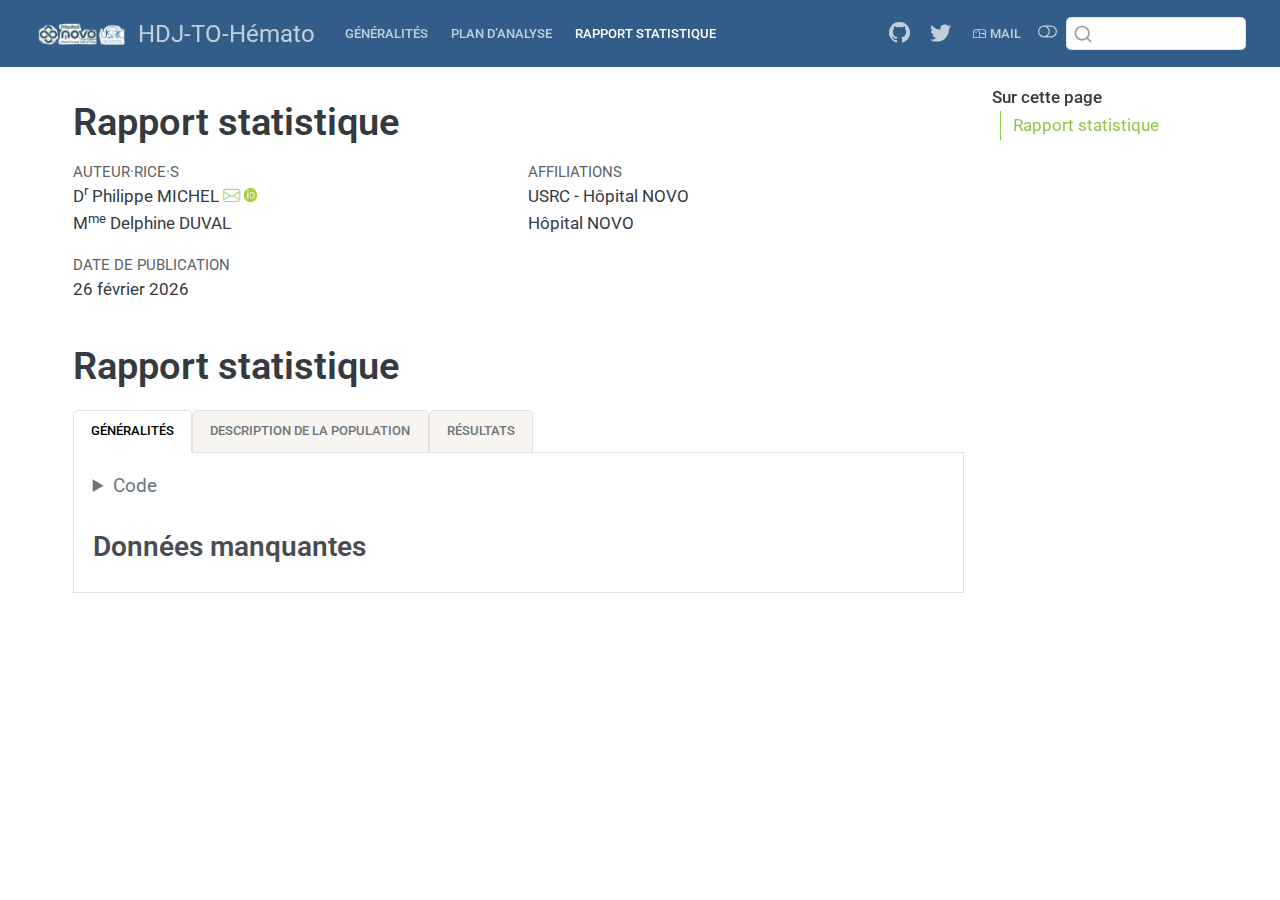
<file: docs/rapport.html>
<!DOCTYPE html>
<html xmlns="http://www.w3.org/1999/xhtml" lang="fr" xml:lang="fr"><head>

<meta charset="utf-8">
<meta name="generator" content="quarto-1.8.25">

<meta name="viewport" content="width=device-width, initial-scale=1.0, user-scalable=yes">

<meta name="author" content="Dr Philippe MICHEL">
<meta name="author" content="Mme Delphine DUVAL">

<title>Rapport statistique – HDJ-TO-Hémato</title>
<style>
code{white-space: pre-wrap;}
span.smallcaps{font-variant: small-caps;}
div.columns{display: flex; gap: min(4vw, 1.5em);}
div.column{flex: auto; overflow-x: auto;}
div.hanging-indent{margin-left: 1.5em; text-indent: -1.5em;}
ul.task-list{list-style: none;}
ul.task-list li input[type="checkbox"] {
  width: 0.8em;
  margin: 0 0.8em 0.2em -1em; /* quarto-specific, see https://github.com/quarto-dev/quarto-cli/issues/4556 */ 
  vertical-align: middle;
}
/* CSS for syntax highlighting */
html { -webkit-text-size-adjust: 100%; }
pre > code.sourceCode { white-space: pre; position: relative; }
pre > code.sourceCode > span { display: inline-block; line-height: 1.25; }
pre > code.sourceCode > span:empty { height: 1.2em; }
.sourceCode { overflow: visible; }
code.sourceCode > span { color: inherit; text-decoration: inherit; }
div.sourceCode { margin: 1em 0; }
pre.sourceCode { margin: 0; }
@media screen {
div.sourceCode { overflow: auto; }
}
@media print {
pre > code.sourceCode { white-space: pre-wrap; }
pre > code.sourceCode > span { text-indent: -5em; padding-left: 5em; }
}
pre.numberSource code
  { counter-reset: source-line 0; }
pre.numberSource code > span
  { position: relative; left: -4em; counter-increment: source-line; }
pre.numberSource code > span > a:first-child::before
  { content: counter(source-line);
    position: relative; left: -1em; text-align: right; vertical-align: baseline;
    border: none; display: inline-block;
    -webkit-touch-callout: none; -webkit-user-select: none;
    -khtml-user-select: none; -moz-user-select: none;
    -ms-user-select: none; user-select: none;
    padding: 0 4px; width: 4em;
  }
pre.numberSource { margin-left: 3em;  padding-left: 4px; }
div.sourceCode
  {   }
@media screen {
pre > code.sourceCode > span > a:first-child::before { text-decoration: underline; }
}
</style>


<script src="site_libs/quarto-nav/quarto-nav.js"></script>
<script src="site_libs/quarto-nav/headroom.min.js"></script>
<script src="site_libs/clipboard/clipboard.min.js"></script>
<script src="site_libs/quarto-search/autocomplete.umd.js"></script>
<script src="site_libs/quarto-search/fuse.min.js"></script>
<script src="site_libs/quarto-search/quarto-search.js"></script>
<meta name="quarto:offset" content="./">
<script src="site_libs/quarto-html/quarto.js" type="module"></script>
<script src="site_libs/quarto-html/tabsets/tabsets.js" type="module"></script>
<script src="site_libs/quarto-html/axe/axe-check.js" type="module"></script>
<script src="site_libs/quarto-html/popper.min.js"></script>
<script src="site_libs/quarto-html/tippy.umd.min.js"></script>
<script src="site_libs/quarto-html/anchor.min.js"></script>
<link href="site_libs/quarto-html/tippy.css" rel="stylesheet">
<link href="site_libs/quarto-html/quarto-syntax-highlighting-29987c632d9c708eba81ba88d1291502.css" rel="stylesheet" class="quarto-color-scheme" id="quarto-text-highlighting-styles">
<link href="site_libs/quarto-html/quarto-syntax-highlighting-dark-1df33b310b25e824b5acc70bcebddb02.css" rel="stylesheet" class="quarto-color-scheme quarto-color-alternate" id="quarto-text-highlighting-styles">
<link href="site_libs/quarto-html/quarto-syntax-highlighting-29987c632d9c708eba81ba88d1291502.css" rel="stylesheet" class="quarto-color-scheme-extra" id="quarto-text-highlighting-styles">
<script src="site_libs/bootstrap/bootstrap.min.js"></script>
<link href="site_libs/bootstrap/bootstrap-icons.css" rel="stylesheet">
<link href="site_libs/bootstrap/bootstrap-157be6307936f0d3f175a451fc4cf7bf.min.css" rel="stylesheet" append-hash="true" class="quarto-color-scheme" id="quarto-bootstrap" data-mode="light">
<link href="site_libs/bootstrap/bootstrap-dark-de59febc8b4c15ca6b344932d65a776b.min.css" rel="stylesheet" append-hash="true" class="quarto-color-scheme quarto-color-alternate" id="quarto-bootstrap" data-mode="dark">
<link href="site_libs/bootstrap/bootstrap-157be6307936f0d3f175a451fc4cf7bf.min.css" rel="stylesheet" append-hash="true" class="quarto-color-scheme-extra" id="quarto-bootstrap" data-mode="light">
<script id="quarto-search-options" type="application/json">{
  "location": "sidebar",
  "copy-button": false,
  "collapse-after": 3,
  "panel-placement": "start",
  "type": "textbox",
  "limit": 50,
  "keyboard-shortcut": [
    "f",
    "/",
    "s"
  ],
  "language": {
    "search-no-results-text": "Pas de résultats",
    "search-matching-documents-text": "documents trouvés",
    "search-copy-link-title": "Copier le lien vers la recherche",
    "search-hide-matches-text": "Cacher les correspondances additionnelles",
    "search-more-match-text": "correspondance de plus dans ce document",
    "search-more-matches-text": "correspondances de plus dans ce document",
    "search-clear-button-title": "Effacer",
    "search-text-placeholder": "",
    "search-detached-cancel-button-title": "Annuler",
    "search-submit-button-title": "Envoyer",
    "search-label": "Recherche"
  }
}</script>


<meta property="og:title" content="Rapport statistique – HDJ-TO-Hémato">
<meta property="og:image" content="[data-uri]">
<meta property="og:site_name" content="HDJ-TO-Hémato">
<meta property="og:locale" content="fr_FR">
</head>

<body class="nav-fixed quarto-light"><script id="quarto-html-before-body" type="application/javascript">
    const toggleBodyColorMode = (bsSheetEl) => {
      const mode = bsSheetEl.getAttribute("data-mode");
      const bodyEl = window.document.querySelector("body");
      if (mode === "dark") {
        bodyEl.classList.add("quarto-dark");
        bodyEl.classList.remove("quarto-light");
      } else {
        bodyEl.classList.add("quarto-light");
        bodyEl.classList.remove("quarto-dark");
      }
    }
    const toggleBodyColorPrimary = () => {
      const bsSheetEl = window.document.querySelector("link#quarto-bootstrap:not([rel=disabled-stylesheet])");
      if (bsSheetEl) {
        toggleBodyColorMode(bsSheetEl);
      }
    }
    const setColorSchemeToggle = (alternate) => {
      const toggles = window.document.querySelectorAll('.quarto-color-scheme-toggle');
      for (let i=0; i < toggles.length; i++) {
        const toggle = toggles[i];
        if (toggle) {
          if (alternate) {
            toggle.classList.add("alternate");
          } else {
            toggle.classList.remove("alternate");
          }
        }
      }
    };
    const toggleColorMode = (alternate) => {
      // Switch the stylesheets
      const primaryStylesheets = window.document.querySelectorAll('link.quarto-color-scheme:not(.quarto-color-alternate)');
      const alternateStylesheets = window.document.querySelectorAll('link.quarto-color-scheme.quarto-color-alternate');
      manageTransitions('#quarto-margin-sidebar .nav-link', false);
      if (alternate) {
        // note: dark is layered on light, we don't disable primary!
        enableStylesheet(alternateStylesheets);
        for (const sheetNode of alternateStylesheets) {
          if (sheetNode.id === "quarto-bootstrap") {
            toggleBodyColorMode(sheetNode);
          }
        }
      } else {
        disableStylesheet(alternateStylesheets);
        enableStylesheet(primaryStylesheets)
        toggleBodyColorPrimary();
      }
      manageTransitions('#quarto-margin-sidebar .nav-link', true);
      // Switch the toggles
      setColorSchemeToggle(alternate)
      // Hack to workaround the fact that safari doesn't
      // properly recolor the scrollbar when toggling (#1455)
      if (navigator.userAgent.indexOf('Safari') > 0 && navigator.userAgent.indexOf('Chrome') == -1) {
        manageTransitions("body", false);
        window.scrollTo(0, 1);
        setTimeout(() => {
          window.scrollTo(0, 0);
          manageTransitions("body", true);
        }, 40);
      }
    }
    const disableStylesheet = (stylesheets) => {
      for (let i=0; i < stylesheets.length; i++) {
        const stylesheet = stylesheets[i];
        stylesheet.rel = 'disabled-stylesheet';
      }
    }
    const enableStylesheet = (stylesheets) => {
      for (let i=0; i < stylesheets.length; i++) {
        const stylesheet = stylesheets[i];
        if(stylesheet.rel !== 'stylesheet') { // for Chrome, which will still FOUC without this check
          stylesheet.rel = 'stylesheet';
        }
      }
    }
    const manageTransitions = (selector, allowTransitions) => {
      const els = window.document.querySelectorAll(selector);
      for (let i=0; i < els.length; i++) {
        const el = els[i];
        if (allowTransitions) {
          el.classList.remove('notransition');
        } else {
          el.classList.add('notransition');
        }
      }
    }
    const isFileUrl = () => {
      return window.location.protocol === 'file:';
    }
    const hasAlternateSentinel = () => {
      let styleSentinel = getColorSchemeSentinel();
      if (styleSentinel !== null) {
        return styleSentinel === "alternate";
      } else {
        return false;
      }
    }
    const setStyleSentinel = (alternate) => {
      const value = alternate ? "alternate" : "default";
      if (!isFileUrl()) {
        window.localStorage.setItem("quarto-color-scheme", value);
      } else {
        localAlternateSentinel = value;
      }
    }
    const getColorSchemeSentinel = () => {
      if (!isFileUrl()) {
        const storageValue = window.localStorage.getItem("quarto-color-scheme");
        return storageValue != null ? storageValue : localAlternateSentinel;
      } else {
        return localAlternateSentinel;
      }
    }
    const toggleGiscusIfUsed = (isAlternate, darkModeDefault) => {
      const baseTheme = document.querySelector('#giscus-base-theme')?.value ?? 'light';
      const alternateTheme = document.querySelector('#giscus-alt-theme')?.value ?? 'dark';
      let newTheme = '';
      if(authorPrefersDark) {
        newTheme = isAlternate ? baseTheme : alternateTheme;
      } else {
        newTheme = isAlternate ? alternateTheme : baseTheme;
      }
      const changeGiscusTheme = () => {
        // From: https://github.com/giscus/giscus/issues/336
        const sendMessage = (message) => {
          const iframe = document.querySelector('iframe.giscus-frame');
          if (!iframe) return;
          iframe.contentWindow.postMessage({ giscus: message }, 'https://giscus.app');
        }
        sendMessage({
          setConfig: {
            theme: newTheme
          }
        });
      }
      const isGiscussLoaded = window.document.querySelector('iframe.giscus-frame') !== null;
      if (isGiscussLoaded) {
        changeGiscusTheme();
      }
    };
    const authorPrefersDark = false;
    const darkModeDefault = authorPrefersDark;
      document.querySelector('link#quarto-text-highlighting-styles.quarto-color-scheme-extra').rel = 'disabled-stylesheet';
      document.querySelector('link#quarto-bootstrap.quarto-color-scheme-extra').rel = 'disabled-stylesheet';
    let localAlternateSentinel = darkModeDefault ? 'alternate' : 'default';
    // Dark / light mode switch
    window.quartoToggleColorScheme = () => {
      // Read the current dark / light value
      let toAlternate = !hasAlternateSentinel();
      toggleColorMode(toAlternate);
      setStyleSentinel(toAlternate);
      toggleGiscusIfUsed(toAlternate, darkModeDefault);
      window.dispatchEvent(new Event('resize'));
    };
    // Switch to dark mode if need be
    if (hasAlternateSentinel()) {
      toggleColorMode(true);
    } else {
      toggleColorMode(false);
    }
  </script>

<div id="quarto-search-results"></div>
  <header id="quarto-header" class="headroom fixed-top">
    <nav class="navbar navbar-expand-lg " data-bs-theme="dark">
      <div class="navbar-container container-fluid">
      <div class="navbar-brand-container mx-auto">
    <a href="./index.html" class="navbar-brand navbar-brand-logo">
    <img src="./novo_usrc.png" alt="" class="navbar-logo light-content">
    <img src="./novo_usrc.png" alt="" class="navbar-logo dark-content">
    </a>
    <a class="navbar-brand" href="./index.html">
    <span class="navbar-title">HDJ-TO-Hémato</span>
    </a>
  </div>
            <div id="quarto-search" class="" title="Recherche"></div>
          <button class="navbar-toggler" type="button" data-bs-toggle="collapse" data-bs-target="#navbarCollapse" aria-controls="navbarCollapse" role="menu" aria-expanded="false" aria-label="Basculer la navigation" onclick="if (window.quartoToggleHeadroom) { window.quartoToggleHeadroom(); }">
  <span class="navbar-toggler-icon"></span>
</button>
          <div class="collapse navbar-collapse" id="navbarCollapse">
            <ul class="navbar-nav navbar-nav-scroll me-auto">
  <li class="nav-item">
    <a class="nav-link" href="./index.html"> 
<span class="menu-text">Généralités</span></a>
  </li>  
  <li class="nav-item">
    <a class="nav-link" href="./plan_analyse.html"> 
<span class="menu-text">Plan d’analyse</span></a>
  </li>  
  <li class="nav-item">
    <a class="nav-link active" href="./rapport.html" aria-current="page"> 
<span class="menu-text">Rapport statistique</span></a>
  </li>  
</ul>
            <ul class="navbar-nav navbar-nav-scroll ms-auto">
  <li class="nav-item compact">
    <a class="nav-link" href="https://github.com/philippemichel"> <i class="bi bi-github" role="img">
</i> 
<span class="menu-text"></span></a>
  </li>  
  <li class="nav-item compact">
    <a class="nav-link" href="https://twitter.com/PhiippeMICHEL"> <i class="bi bi-twitter" role="img">
</i> 
<span class="menu-text"></span></a>
  </li>  
  <li class="nav-item">
    <a class="nav-link" href="mailto:philippe.michel@ght-novo.fr"> <i class="bi bi-mailbox" role="img">
</i> 
<span class="menu-text">mail</span></a>
  </li>  
</ul>
          </div> <!-- /navcollapse -->
            <div class="quarto-navbar-tools">
  <a href="" class="quarto-color-scheme-toggle quarto-navigation-tool  px-1" onclick="window.quartoToggleColorScheme(); return false;" title="Basculer le mode sombre"><i class="bi"></i></a>
</div>
      </div> <!-- /container-fluid -->
    </nav>
</header>
<!-- content -->
<div id="quarto-content" class="quarto-container page-columns page-rows-contents page-layout-full page-navbar">
<!-- sidebar -->
<!-- margin-sidebar -->
    <div id="quarto-margin-sidebar" class="sidebar margin-sidebar">
        <nav id="TOC" role="doc-toc" class="toc-active">
    <h2 id="toc-title">Sur cette page</h2>
   
  <ul>
  <li><a href="#rapport-statistique" id="toc-rapport-statistique" class="nav-link active" data-scroll-target="#rapport-statistique">Rapport statistique</a></li>
  </ul>
</nav>
    </div>
<!-- main -->
<main class="content column-page-left" id="quarto-document-content">


<header id="title-block-header" class="quarto-title-block default">
<div class="quarto-title">
<h1 class="title">Rapport statistique</h1>
</div>


<div class="quarto-title-meta-author column-page-left">
  <div class="quarto-title-meta-heading">Auteur·rice·s</div>
  <div class="quarto-title-meta-heading">Affiliations</div>
  
    <div class="quarto-title-meta-contents">
    <p class="author">D<sup>r</sup> Philippe MICHEL <a href="mailto:philippe.michel@ght-novo.fr" class="quarto-title-author-email"><i class="bi bi-envelope"></i></a> <a href="https://orcid.org/0000-0003-2392-7186" class="quarto-title-author-orcid"> <img src="[data-uri]"></a></p>
  </div>
  <div class="quarto-title-meta-contents">
        <p class="affiliation">
            USRC - Hôpital NOVO
          </p>
      </div>
    <div class="quarto-title-meta-contents">
    <p class="author">M<sup>me</sup> Delphine DUVAL </p>
  </div>
  <div class="quarto-title-meta-contents">
        <p class="affiliation">
            Hôpital NOVO
          </p>
      </div>
  </div>

<div class="quarto-title-meta column-page-left">

      
    <div>
    <div class="quarto-title-meta-heading">Date de publication</div>
    <div class="quarto-title-meta-contents">
      <p class="date">26 février 2026</p>
    </div>
  </div>
  
    
  </div>
  


</header>


<section id="rapport-statistique" class="level1">
<h1>Rapport statistique</h1>
<div class="tabset-margin-container"></div><div class="panel-tabset">
<ul class="nav nav-tabs" role="tablist"><li class="nav-item" role="presentation"><a class="nav-link active" id="tabset-1-1-tab" data-bs-toggle="tab" data-bs-target="#tabset-1-1" role="tab" aria-controls="tabset-1-1" aria-selected="true" href="">Généralités</a></li><li class="nav-item" role="presentation"><a class="nav-link" id="tabset-1-2-tab" data-bs-toggle="tab" data-bs-target="#tabset-1-2" role="tab" aria-controls="tabset-1-2" aria-selected="false" href="">Description de la population</a></li><li class="nav-item" role="presentation"><a class="nav-link" id="tabset-1-3-tab" data-bs-toggle="tab" data-bs-target="#tabset-1-3" role="tab" aria-controls="tabset-1-3" aria-selected="false" href="">Résultats</a></li></ul>
<div class="tab-content">
<div id="tabset-1-1" class="tab-pane active" role="tabpanel" aria-labelledby="tabset-1-1-tab">
<div class="cell">
<details class="code-fold">
<summary>Code</summary>
<div class="code-copy-outer-scaffold"><div class="sourceCode cell-code" id="cb1"><pre class="sourceCode r code-with-copy"><code class="sourceCode r"><span id="cb1-1"><a href="#cb1-1" aria-hidden="true" tabindex="-1"></a><span class="fu">load</span>(<span class="st">"data/hdj_hemato.RData"</span>)</span></code></pre></div><button title="Copier vers le presse-papier" class="code-copy-button"><i class="bi"></i></button></div>
</details>
</div>
<section id="données-manquantes" class="level3">
<h3 class="anchored" data-anchor-id="données-manquantes">Données manquantes</h3>
</section>
</div>
<div id="tabset-1-2" class="tab-pane" role="tabpanel" aria-labelledby="tabset-1-2-tab">
<section id="caractéristiques-des-répondants" class="level3">
<h3 class="anchored" data-anchor-id="caractéristiques-des-répondants">Caractéristiques des répondants</h3>
<p>xxxc</p>
</section>
</div>
<div id="tabset-1-3" class="tab-pane" role="tabpanel" aria-labelledby="tabset-1-3-tab">
<section id="objectif-principal-perception-du-parcours-patient" class="level3">
<h3 class="anchored" data-anchor-id="objectif-principal-perception-du-parcours-patient">Objectif principal — Perception du parcours patient</h3>
<p>`</p>
</section>
</div>
</div>
</div>


</section>

</main> <!-- /main -->
<script id="quarto-html-after-body" type="application/javascript">
  window.document.addEventListener("DOMContentLoaded", function (event) {
    // Ensure there is a toggle, if there isn't float one in the top right
    if (window.document.querySelector('.quarto-color-scheme-toggle') === null) {
      const a = window.document.createElement('a');
      a.classList.add('top-right');
      a.classList.add('quarto-color-scheme-toggle');
      a.href = "";
      a.onclick = function() { try { window.quartoToggleColorScheme(); } catch {} return false; };
      const i = window.document.createElement("i");
      i.classList.add('bi');
      a.appendChild(i);
      window.document.body.appendChild(a);
    }
    setColorSchemeToggle(hasAlternateSentinel())
    const icon = "";
    const anchorJS = new window.AnchorJS();
    anchorJS.options = {
      placement: 'right',
      icon: icon
    };
    anchorJS.add('.anchored');
    const isCodeAnnotation = (el) => {
      for (const clz of el.classList) {
        if (clz.startsWith('code-annotation-')) {                     
          return true;
        }
      }
      return false;
    }
    const onCopySuccess = function(e) {
      // button target
      const button = e.trigger;
      // don't keep focus
      button.blur();
      // flash "checked"
      button.classList.add('code-copy-button-checked');
      var currentTitle = button.getAttribute("title");
      button.setAttribute("title", "Copié");
      let tooltip;
      if (window.bootstrap) {
        button.setAttribute("data-bs-toggle", "tooltip");
        button.setAttribute("data-bs-placement", "left");
        button.setAttribute("data-bs-title", "Copié");
        tooltip = new bootstrap.Tooltip(button, 
          { trigger: "manual", 
            customClass: "code-copy-button-tooltip",
            offset: [0, -8]});
        tooltip.show();    
      }
      setTimeout(function() {
        if (tooltip) {
          tooltip.hide();
          button.removeAttribute("data-bs-title");
          button.removeAttribute("data-bs-toggle");
          button.removeAttribute("data-bs-placement");
        }
        button.setAttribute("title", currentTitle);
        button.classList.remove('code-copy-button-checked');
      }, 1000);
      // clear code selection
      e.clearSelection();
    }
    const getTextToCopy = function(trigger) {
      const outerScaffold = trigger.parentElement.cloneNode(true);
      const codeEl = outerScaffold.querySelector('code');
      for (const childEl of codeEl.children) {
        if (isCodeAnnotation(childEl)) {
          childEl.remove();
        }
      }
      return codeEl.innerText;
    }
    const clipboard = new window.ClipboardJS('.code-copy-button:not([data-in-quarto-modal])', {
      text: getTextToCopy
    });
    clipboard.on('success', onCopySuccess);
    if (window.document.getElementById('quarto-embedded-source-code-modal')) {
      const clipboardModal = new window.ClipboardJS('.code-copy-button[data-in-quarto-modal]', {
        text: getTextToCopy,
        container: window.document.getElementById('quarto-embedded-source-code-modal')
      });
      clipboardModal.on('success', onCopySuccess);
    }
      var localhostRegex = new RegExp(/^(?:http|https):\/\/localhost\:?[0-9]*\//);
      var mailtoRegex = new RegExp(/^mailto:/);
        var filterRegex = new RegExp('/' + window.location.host + '/');
      var isInternal = (href) => {
          return filterRegex.test(href) || localhostRegex.test(href) || mailtoRegex.test(href);
      }
      // Inspect non-navigation links and adorn them if external
     var links = window.document.querySelectorAll('a[href]:not(.nav-link):not(.navbar-brand):not(.toc-action):not(.sidebar-link):not(.sidebar-item-toggle):not(.pagination-link):not(.no-external):not([aria-hidden]):not(.dropdown-item):not(.quarto-navigation-tool):not(.about-link)');
      for (var i=0; i<links.length; i++) {
        const link = links[i];
        if (!isInternal(link.href)) {
          // undo the damage that might have been done by quarto-nav.js in the case of
          // links that we want to consider external
          if (link.dataset.originalHref !== undefined) {
            link.href = link.dataset.originalHref;
          }
        }
      }
    function tippyHover(el, contentFn, onTriggerFn, onUntriggerFn) {
      const config = {
        allowHTML: true,
        maxWidth: 500,
        delay: 100,
        arrow: false,
        appendTo: function(el) {
            return el.parentElement;
        },
        interactive: true,
        interactiveBorder: 10,
        theme: 'quarto',
        placement: 'bottom-start',
      };
      if (contentFn) {
        config.content = contentFn;
      }
      if (onTriggerFn) {
        config.onTrigger = onTriggerFn;
      }
      if (onUntriggerFn) {
        config.onUntrigger = onUntriggerFn;
      }
      window.tippy(el, config); 
    }
    const noterefs = window.document.querySelectorAll('a[role="doc-noteref"]');
    for (var i=0; i<noterefs.length; i++) {
      const ref = noterefs[i];
      tippyHover(ref, function() {
        // use id or data attribute instead here
        let href = ref.getAttribute('data-footnote-href') || ref.getAttribute('href');
        try { href = new URL(href).hash; } catch {}
        const id = href.replace(/^#\/?/, "");
        const note = window.document.getElementById(id);
        if (note) {
          return note.innerHTML;
        } else {
          return "";
        }
      });
    }
    const xrefs = window.document.querySelectorAll('a.quarto-xref');
    const processXRef = (id, note) => {
      // Strip column container classes
      const stripColumnClz = (el) => {
        el.classList.remove("page-full", "page-columns");
        if (el.children) {
          for (const child of el.children) {
            stripColumnClz(child);
          }
        }
      }
      stripColumnClz(note)
      if (id === null || id.startsWith('sec-')) {
        // Special case sections, only their first couple elements
        const container = document.createElement("div");
        if (note.children && note.children.length > 2) {
          container.appendChild(note.children[0].cloneNode(true));
          for (let i = 1; i < note.children.length; i++) {
            const child = note.children[i];
            if (child.tagName === "P" && child.innerText === "") {
              continue;
            } else {
              container.appendChild(child.cloneNode(true));
              break;
            }
          }
          if (window.Quarto?.typesetMath) {
            window.Quarto.typesetMath(container);
          }
          return container.innerHTML
        } else {
          if (window.Quarto?.typesetMath) {
            window.Quarto.typesetMath(note);
          }
          return note.innerHTML;
        }
      } else {
        // Remove any anchor links if they are present
        const anchorLink = note.querySelector('a.anchorjs-link');
        if (anchorLink) {
          anchorLink.remove();
        }
        if (window.Quarto?.typesetMath) {
          window.Quarto.typesetMath(note);
        }
        if (note.classList.contains("callout")) {
          return note.outerHTML;
        } else {
          return note.innerHTML;
        }
      }
    }
    for (var i=0; i<xrefs.length; i++) {
      const xref = xrefs[i];
      tippyHover(xref, undefined, function(instance) {
        instance.disable();
        let url = xref.getAttribute('href');
        let hash = undefined; 
        if (url.startsWith('#')) {
          hash = url;
        } else {
          try { hash = new URL(url).hash; } catch {}
        }
        if (hash) {
          const id = hash.replace(/^#\/?/, "");
          const note = window.document.getElementById(id);
          if (note !== null) {
            try {
              const html = processXRef(id, note.cloneNode(true));
              instance.setContent(html);
            } finally {
              instance.enable();
              instance.show();
            }
          } else {
            // See if we can fetch this
            fetch(url.split('#')[0])
            .then(res => res.text())
            .then(html => {
              const parser = new DOMParser();
              const htmlDoc = parser.parseFromString(html, "text/html");
              const note = htmlDoc.getElementById(id);
              if (note !== null) {
                const html = processXRef(id, note);
                instance.setContent(html);
              } 
            }).finally(() => {
              instance.enable();
              instance.show();
            });
          }
        } else {
          // See if we can fetch a full url (with no hash to target)
          // This is a special case and we should probably do some content thinning / targeting
          fetch(url)
          .then(res => res.text())
          .then(html => {
            const parser = new DOMParser();
            const htmlDoc = parser.parseFromString(html, "text/html");
            const note = htmlDoc.querySelector('main.content');
            if (note !== null) {
              // This should only happen for chapter cross references
              // (since there is no id in the URL)
              // remove the first header
              if (note.children.length > 0 && note.children[0].tagName === "HEADER") {
                note.children[0].remove();
              }
              const html = processXRef(null, note);
              instance.setContent(html);
            } 
          }).finally(() => {
            instance.enable();
            instance.show();
          });
        }
      }, function(instance) {
      });
    }
        let selectedAnnoteEl;
        const selectorForAnnotation = ( cell, annotation) => {
          let cellAttr = 'data-code-cell="' + cell + '"';
          let lineAttr = 'data-code-annotation="' +  annotation + '"';
          const selector = 'span[' + cellAttr + '][' + lineAttr + ']';
          return selector;
        }
        const selectCodeLines = (annoteEl) => {
          const doc = window.document;
          const targetCell = annoteEl.getAttribute("data-target-cell");
          const targetAnnotation = annoteEl.getAttribute("data-target-annotation");
          const annoteSpan = window.document.querySelector(selectorForAnnotation(targetCell, targetAnnotation));
          const lines = annoteSpan.getAttribute("data-code-lines").split(",");
          const lineIds = lines.map((line) => {
            return targetCell + "-" + line;
          })
          let top = null;
          let height = null;
          let parent = null;
          if (lineIds.length > 0) {
              //compute the position of the single el (top and bottom and make a div)
              const el = window.document.getElementById(lineIds[0]);
              top = el.offsetTop;
              height = el.offsetHeight;
              parent = el.parentElement.parentElement;
            if (lineIds.length > 1) {
              const lastEl = window.document.getElementById(lineIds[lineIds.length - 1]);
              const bottom = lastEl.offsetTop + lastEl.offsetHeight;
              height = bottom - top;
            }
            if (top !== null && height !== null && parent !== null) {
              // cook up a div (if necessary) and position it 
              let div = window.document.getElementById("code-annotation-line-highlight");
              if (div === null) {
                div = window.document.createElement("div");
                div.setAttribute("id", "code-annotation-line-highlight");
                div.style.position = 'absolute';
                parent.appendChild(div);
              }
              div.style.top = top - 2 + "px";
              div.style.height = height + 4 + "px";
              div.style.left = 0;
              let gutterDiv = window.document.getElementById("code-annotation-line-highlight-gutter");
              if (gutterDiv === null) {
                gutterDiv = window.document.createElement("div");
                gutterDiv.setAttribute("id", "code-annotation-line-highlight-gutter");
                gutterDiv.style.position = 'absolute';
                const codeCell = window.document.getElementById(targetCell);
                const gutter = codeCell.querySelector('.code-annotation-gutter');
                gutter.appendChild(gutterDiv);
              }
              gutterDiv.style.top = top - 2 + "px";
              gutterDiv.style.height = height + 4 + "px";
            }
            selectedAnnoteEl = annoteEl;
          }
        };
        const unselectCodeLines = () => {
          const elementsIds = ["code-annotation-line-highlight", "code-annotation-line-highlight-gutter"];
          elementsIds.forEach((elId) => {
            const div = window.document.getElementById(elId);
            if (div) {
              div.remove();
            }
          });
          selectedAnnoteEl = undefined;
        };
          // Handle positioning of the toggle
      window.addEventListener(
        "resize",
        throttle(() => {
          elRect = undefined;
          if (selectedAnnoteEl) {
            selectCodeLines(selectedAnnoteEl);
          }
        }, 10)
      );
      function throttle(fn, ms) {
      let throttle = false;
      let timer;
        return (...args) => {
          if(!throttle) { // first call gets through
              fn.apply(this, args);
              throttle = true;
          } else { // all the others get throttled
              if(timer) clearTimeout(timer); // cancel #2
              timer = setTimeout(() => {
                fn.apply(this, args);
                timer = throttle = false;
              }, ms);
          }
        };
      }
        // Attach click handler to the DT
        const annoteDls = window.document.querySelectorAll('dt[data-target-cell]');
        for (const annoteDlNode of annoteDls) {
          annoteDlNode.addEventListener('click', (event) => {
            const clickedEl = event.target;
            if (clickedEl !== selectedAnnoteEl) {
              unselectCodeLines();
              const activeEl = window.document.querySelector('dt[data-target-cell].code-annotation-active');
              if (activeEl) {
                activeEl.classList.remove('code-annotation-active');
              }
              selectCodeLines(clickedEl);
              clickedEl.classList.add('code-annotation-active');
            } else {
              // Unselect the line
              unselectCodeLines();
              clickedEl.classList.remove('code-annotation-active');
            }
          });
        }
    const findCites = (el) => {
      const parentEl = el.parentElement;
      if (parentEl) {
        const cites = parentEl.dataset.cites;
        if (cites) {
          return {
            el,
            cites: cites.split(' ')
          };
        } else {
          return findCites(el.parentElement)
        }
      } else {
        return undefined;
      }
    };
    var bibliorefs = window.document.querySelectorAll('a[role="doc-biblioref"]');
    for (var i=0; i<bibliorefs.length; i++) {
      const ref = bibliorefs[i];
      const citeInfo = findCites(ref);
      if (citeInfo) {
        tippyHover(citeInfo.el, function() {
          var popup = window.document.createElement('div');
          citeInfo.cites.forEach(function(cite) {
            var citeDiv = window.document.createElement('div');
            citeDiv.classList.add('hanging-indent');
            citeDiv.classList.add('csl-entry');
            var biblioDiv = window.document.getElementById('ref-' + cite);
            if (biblioDiv) {
              citeDiv.innerHTML = biblioDiv.innerHTML;
            }
            popup.appendChild(citeDiv);
          });
          return popup.innerHTML;
        });
      }
    }
  });
  </script>
</div> <!-- /content -->




</body></html>
</file>
<file: docs/site_libs/quarto-html/tippy.css>
.tippy-box[data-animation=fade][data-state=hidden]{opacity:0}[data-tippy-root]{max-width:calc(100vw - 10px)}.tippy-box{position:relative;background-color:#333;color:#fff;border-radius:4px;font-size:14px;line-height:1.4;white-space:normal;outline:0;transition-property:transform,visibility,opacity}.tippy-box[data-placement^=top]>.tippy-arrow{bottom:0}.tippy-box[data-placement^=top]>.tippy-arrow:before{bottom:-7px;left:0;border-width:8px 8px 0;border-top-color:initial;transform-origin:center top}.tippy-box[data-placement^=bottom]>.tippy-arrow{top:0}.tippy-box[data-placement^=bottom]>.tippy-arrow:before{top:-7px;left:0;border-width:0 8px 8px;border-bottom-color:initial;transform-origin:center bottom}.tippy-box[data-placement^=left]>.tippy-arrow{right:0}.tippy-box[data-placement^=left]>.tippy-arrow:before{border-width:8px 0 8px 8px;border-left-color:initial;right:-7px;transform-origin:center left}.tippy-box[data-placement^=right]>.tippy-arrow{left:0}.tippy-box[data-placement^=right]>.tippy-arrow:before{left:-7px;border-width:8px 8px 8px 0;border-right-color:initial;transform-origin:center right}.tippy-box[data-inertia][data-state=visible]{transition-timing-function:cubic-bezier(.54,1.5,.38,1.11)}.tippy-arrow{width:16px;height:16px;color:#333}.tippy-arrow:before{content:"";position:absolute;border-color:transparent;border-style:solid}.tippy-content{position:relative;padding:5px 9px;z-index:1}
</file>
<file: docs/site_libs/quarto-html/quarto-syntax-highlighting-29987c632d9c708eba81ba88d1291502.css>
/* quarto syntax highlight colors */
:root {
  --quarto-hl-al-color: #f51818;
  --quarto-hl-an-color: #e6ba7e;
  --quarto-hl-at-color: #399ee6;
  --quarto-hl-bn-color: #ff9940;
  --quarto-hl-bu-color: #4cbf99;
  --quarto-hl-ch-color: #4cbf99;
  --quarto-hl-co-color: #607880;
  --quarto-hl-cv-color: #a37acc;
  --quarto-hl-cn-color: #a37acc;
  --quarto-hl-cf-color: #fa8d3e;
  --quarto-hl-dt-color: #fa8d3e;
  --quarto-hl-dv-color: #ff9940;
  --quarto-hl-do-color: #607880;
  --quarto-hl-er-color: #f51818;
  --quarto-hl-ex-color: #399ee6;
  --quarto-hl-fl-color: #ff9940;
  --quarto-hl-fu-color: #f2ae49;
  --quarto-hl-im-color: #86b300;
  --quarto-hl-in-color: #ff9940;
  --quarto-hl-kw-color: #fa8d3e;
  --quarto-hl-op-color: #ed9366;
  --quarto-hl-pp-color: #f07171;
  --quarto-hl-re-color: #399ee6;
  --quarto-hl-sc-color: #4cbf99;
  --quarto-hl-ss-color: #4cbf99;
  --quarto-hl-st-color: #86b300;
  --quarto-hl-va-color: #55b4d4;
  --quarto-hl-vs-color: #86b300;
  --quarto-hl-wa-color: #f07171;
}

/* other quarto variables */
:root {
  --quarto-font-monospace: SFMono-Regular, Menlo, Monaco, Consolas, "Liberation Mono", "Courier New", monospace;
}

/* syntax highlight based on Pandoc's rules */
pre > code.sourceCode > span {
  color: #575f66;
}

code.sourceCode > span {
  color: #575f66;
}

div.sourceCode,
div.sourceCode pre.sourceCode {
  color: #575f66;
}

/* Normal */
code span {
  color: #575f66;
}

/* Alert */
code span.al {
  background-color: #faefef;
  font-weight: bold;
  color: #f51818;
}

/* Annotation */
code span.an {
  color: #e6ba7e;
}

/* Attribute */
code span.at {
  color: #399ee6;
}

/* BaseN */
code span.bn {
  color: #ff9940;
}

/* BuiltIn */
code span.bu {
  color: #4cbf99;
}

/* ControlFlow */
code span.cf {
  font-weight: bold;
  color: #fa8d3e;
}

/* Char */
code span.ch {
  color: #4cbf99;
}

/* Constant */
code span.cn {
  color: #a37acc;
}

/* Comment */
code span.co {
  font-style: italic;
  color: #607880;
}

/* CommentVar */
code span.cv {
  color: #a37acc;
}

/* Documentation */
code span.do {
  color: #607880;
}

/* DataType */
code span.dt {
  color: #fa8d3e;
}

/* DecVal */
code span.dv {
  color: #ff9940;
}

/* Error */
code span.er {
  color: #f51818;
  text-decoration: underline;
}

/* Extension */
code span.ex {
  font-weight: bold;
  color: #399ee6;
}

/* Float */
code span.fl {
  color: #ff9940;
}

/* Function */
code span.fu {
  color: #f2ae49;
}

/* Import */
code span.im {
  color: #86b300;
}

/* Information */
code span.in {
  color: #ff9940;
}

/* Keyword */
code span.kw {
  font-weight: bold;
  color: #fa8d3e;
}

/* Operator */
code span.op {
  color: #ed9366;
}

/* Preprocessor */
code span.pp {
  color: #f07171;
}

/* RegionMarker */
code span.re {
  background-color: #ddecf3;
  color: #399ee6;
}

/* SpecialChar */
code span.sc {
  color: #4cbf99;
}

/* SpecialString */
code span.ss {
  color: #4cbf99;
}

/* String */
code span.st {
  color: #86b300;
}

/* Variable */
code span.va {
  color: #55b4d4;
}

/* VerbatimString */
code span.vs {
  color: #86b300;
}

/* Warning */
code span.wa {
  color: #f07171;
}

.prevent-inlining {
  content: "</";
}

/*# sourceMappingURL=834b18b56634d3a31552fa6fbf157c18.css.map */
</file>
<file: docs/site_libs/quarto-html/quarto-syntax-highlighting-dark-1df33b310b25e824b5acc70bcebddb02.css>
/* quarto syntax highlight colors */
:root {
  --quarto-hl-al-color: #ff3333;
  --quarto-hl-an-color: #e6b673;
  --quarto-hl-at-color: #59c2ff;
  --quarto-hl-bn-color: #e6b450;
  --quarto-hl-bu-color: #95e6cb;
  --quarto-hl-ch-color: #95e6cb;
  --quarto-hl-co-color: #626a73;
  --quarto-hl-cv-color: #ffee99;
  --quarto-hl-cn-color: #ffee99;
  --quarto-hl-cf-color: #ff8f40;
  --quarto-hl-dt-color: #ff8f40;
  --quarto-hl-dv-color: #e6b450;
  --quarto-hl-do-color: #626a73;
  --quarto-hl-er-color: #ff3333;
  --quarto-hl-ex-color: #59c2ff;
  --quarto-hl-fl-color: #e6b450;
  --quarto-hl-fu-color: #ffb454;
  --quarto-hl-im-color: #c2d94c;
  --quarto-hl-in-color: #e6b450;
  --quarto-hl-kw-color: #ff8f40;
  --quarto-hl-op-color: #f29668;
  --quarto-hl-pp-color: #f07178;
  --quarto-hl-re-color: #59c2ff;
  --quarto-hl-sc-color: #95e6cb;
  --quarto-hl-ss-color: #95e6cb;
  --quarto-hl-st-color: #c2d94c;
  --quarto-hl-va-color: #39bae6;
  --quarto-hl-vs-color: #c2d94c;
  --quarto-hl-wa-color: #f07178;
}

/* other quarto variables */
:root {
  --quarto-font-monospace: SFMono-Regular, Menlo, Monaco, Consolas, "Liberation Mono", "Courier New", monospace;
}

/* syntax highlight based on Pandoc's rules */
pre > code.sourceCode > span {
  color: #b3b1ad;
}

code.sourceCode > span {
  color: #b3b1ad;
}

div.sourceCode,
div.sourceCode pre.sourceCode {
  color: #b3b1ad;
}

/* Normal */
code span {
  color: #b3b1ad;
}

/* Alert */
code span.al {
  background-color: #2a0f15;
  font-weight: bold;
  color: #ff3333;
}

/* Annotation */
code span.an {
  color: #e6b673;
}

/* Attribute */
code span.at {
  color: #59c2ff;
}

/* BaseN */
code span.bn {
  color: #e6b450;
}

/* BuiltIn */
code span.bu {
  color: #95e6cb;
}

/* ControlFlow */
code span.cf {
  font-weight: bold;
  color: #ff8f40;
}

/* Char */
code span.ch {
  color: #95e6cb;
}

/* Constant */
code span.cn {
  color: #ffee99;
}

/* Comment */
code span.co {
  font-style: italic;
  color: #626a73;
}

/* CommentVar */
code span.cv {
  color: #ffee99;
}

/* Documentation */
code span.do {
  color: #626a73;
}

/* DataType */
code span.dt {
  color: #ff8f40;
}

/* DecVal */
code span.dv {
  color: #e6b450;
}

/* Error */
code span.er {
  color: #ff3333;
  text-decoration: underline;
}

/* Extension */
code span.ex {
  font-weight: bold;
  color: #59c2ff;
}

/* Float */
code span.fl {
  color: #e6b450;
}

/* Function */
code span.fu {
  color: #ffb454;
}

/* Import */
code span.im {
  color: #c2d94c;
}

/* Information */
code span.in {
  color: #e6b450;
}

/* Keyword */
code span.kw {
  font-weight: bold;
  color: #ff8f40;
}

/* Operator */
code span.op {
  color: #f29668;
}

/* Preprocessor */
code span.pp {
  color: #f07178;
}

/* RegionMarker */
code span.re {
  background-color: #173649;
  color: #59c2ff;
}

/* SpecialChar */
code span.sc {
  color: #95e6cb;
}

/* SpecialString */
code span.ss {
  color: #95e6cb;
}

/* String */
code span.st {
  color: #c2d94c;
}

/* Variable */
code span.va {
  color: #39bae6;
}

/* VerbatimString */
code span.vs {
  color: #c2d94c;
}

/* Warning */
code span.wa {
  color: #f07178;
}

.prevent-inlining {
  content: "</";
}

/*# sourceMappingURL=94191637f646895ace90e6424e2d4b35.css.map */
</file>
